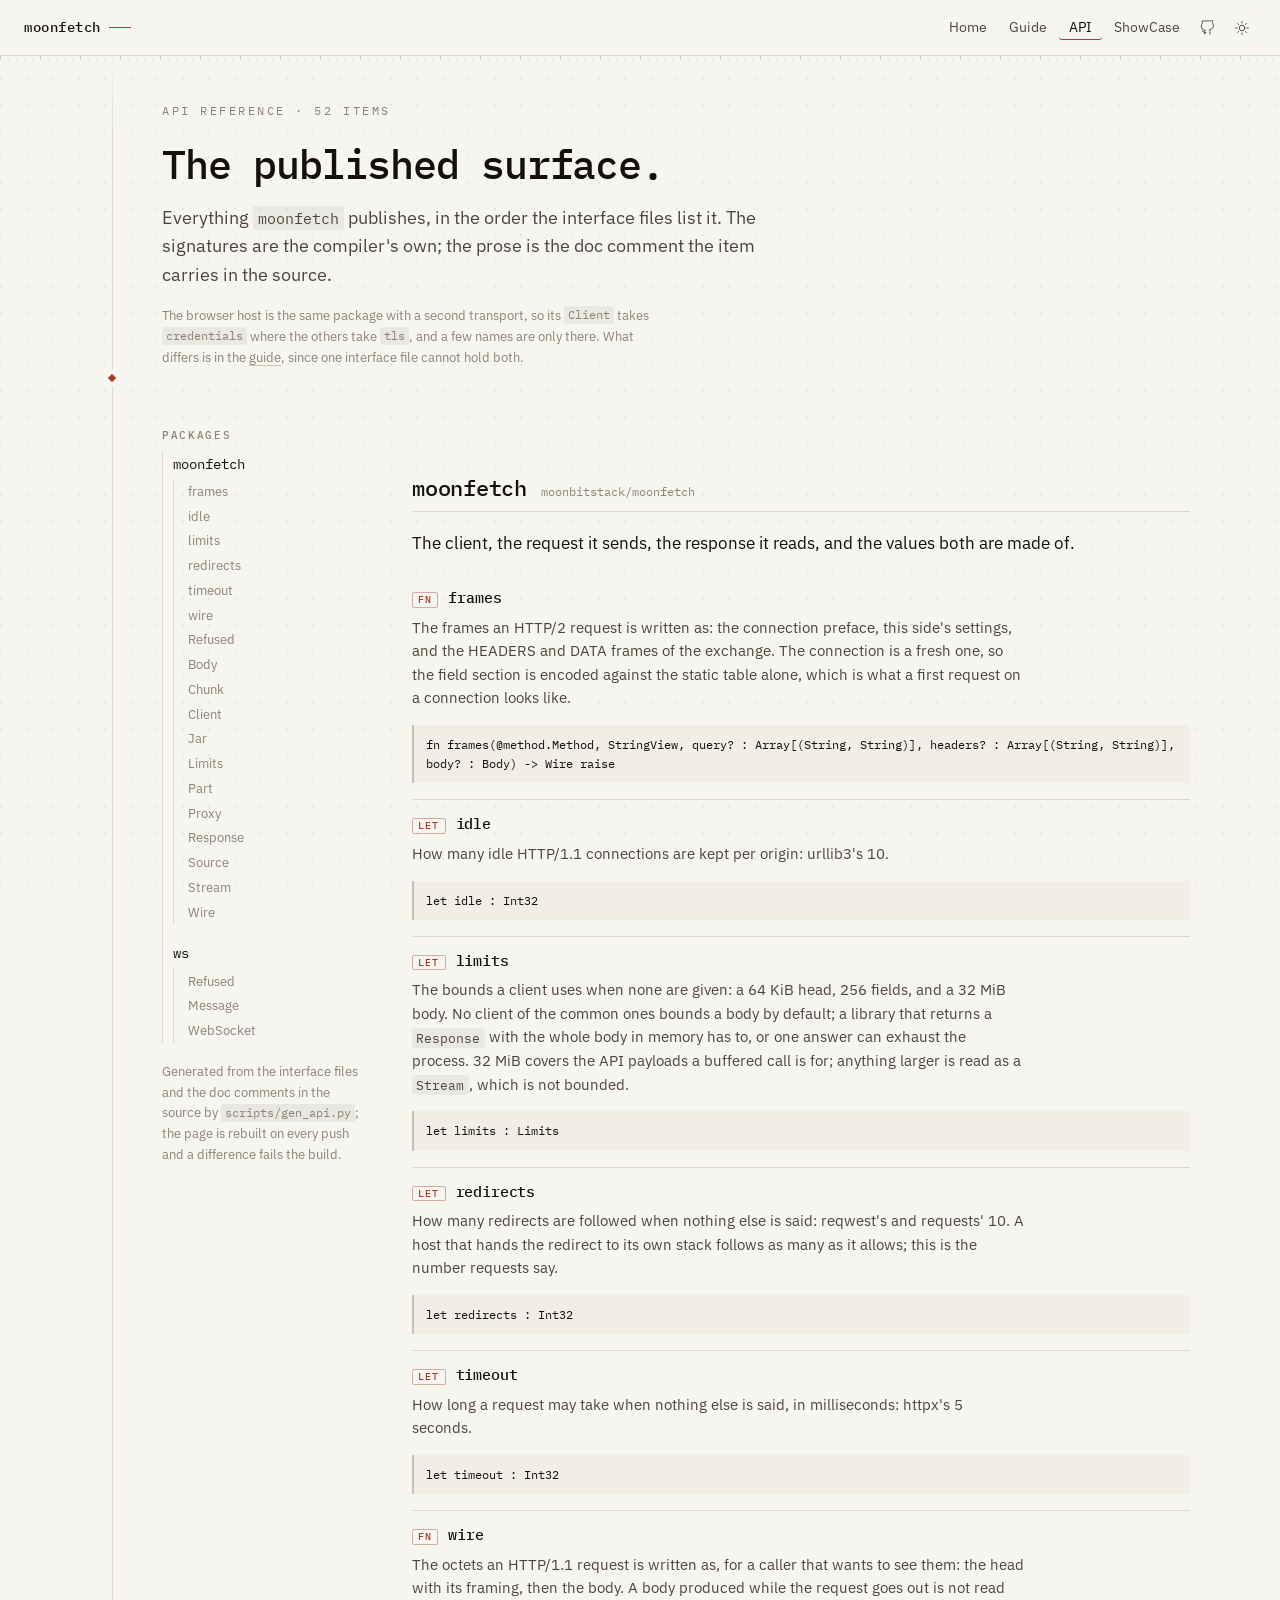
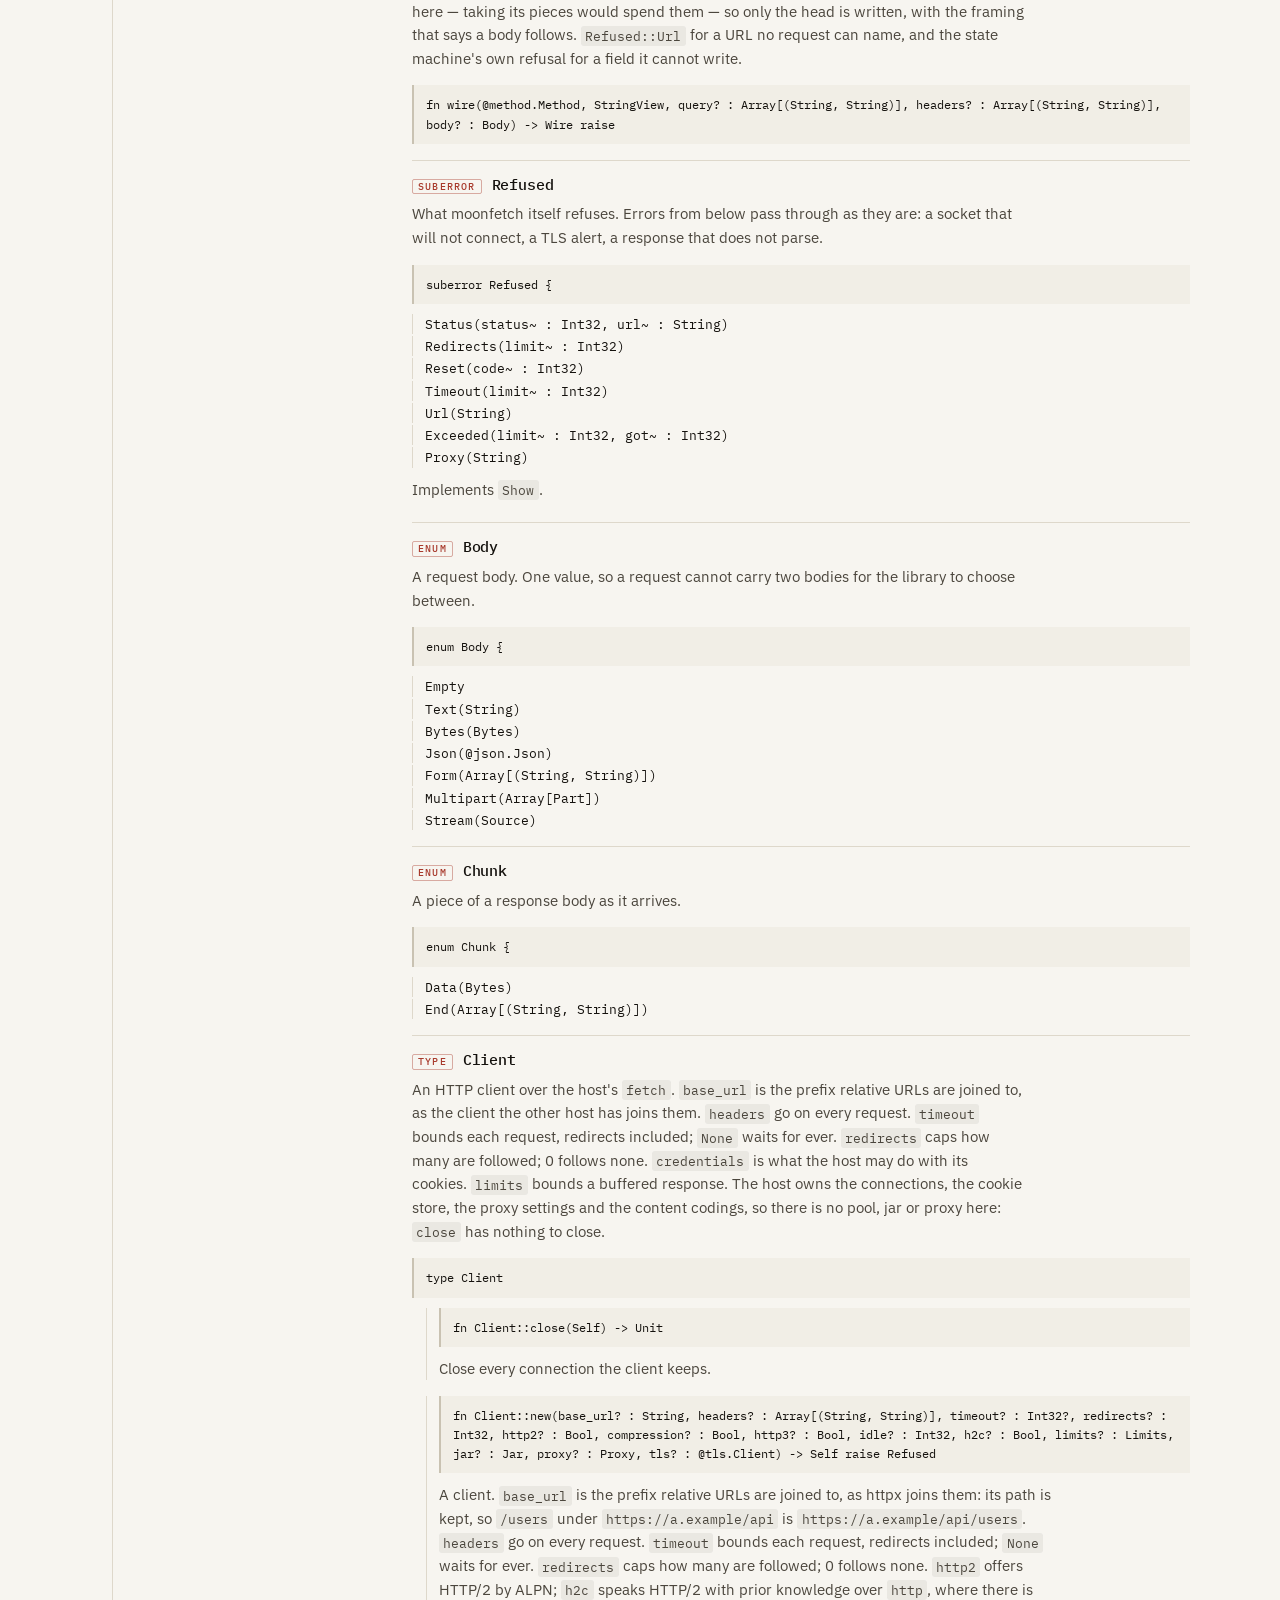
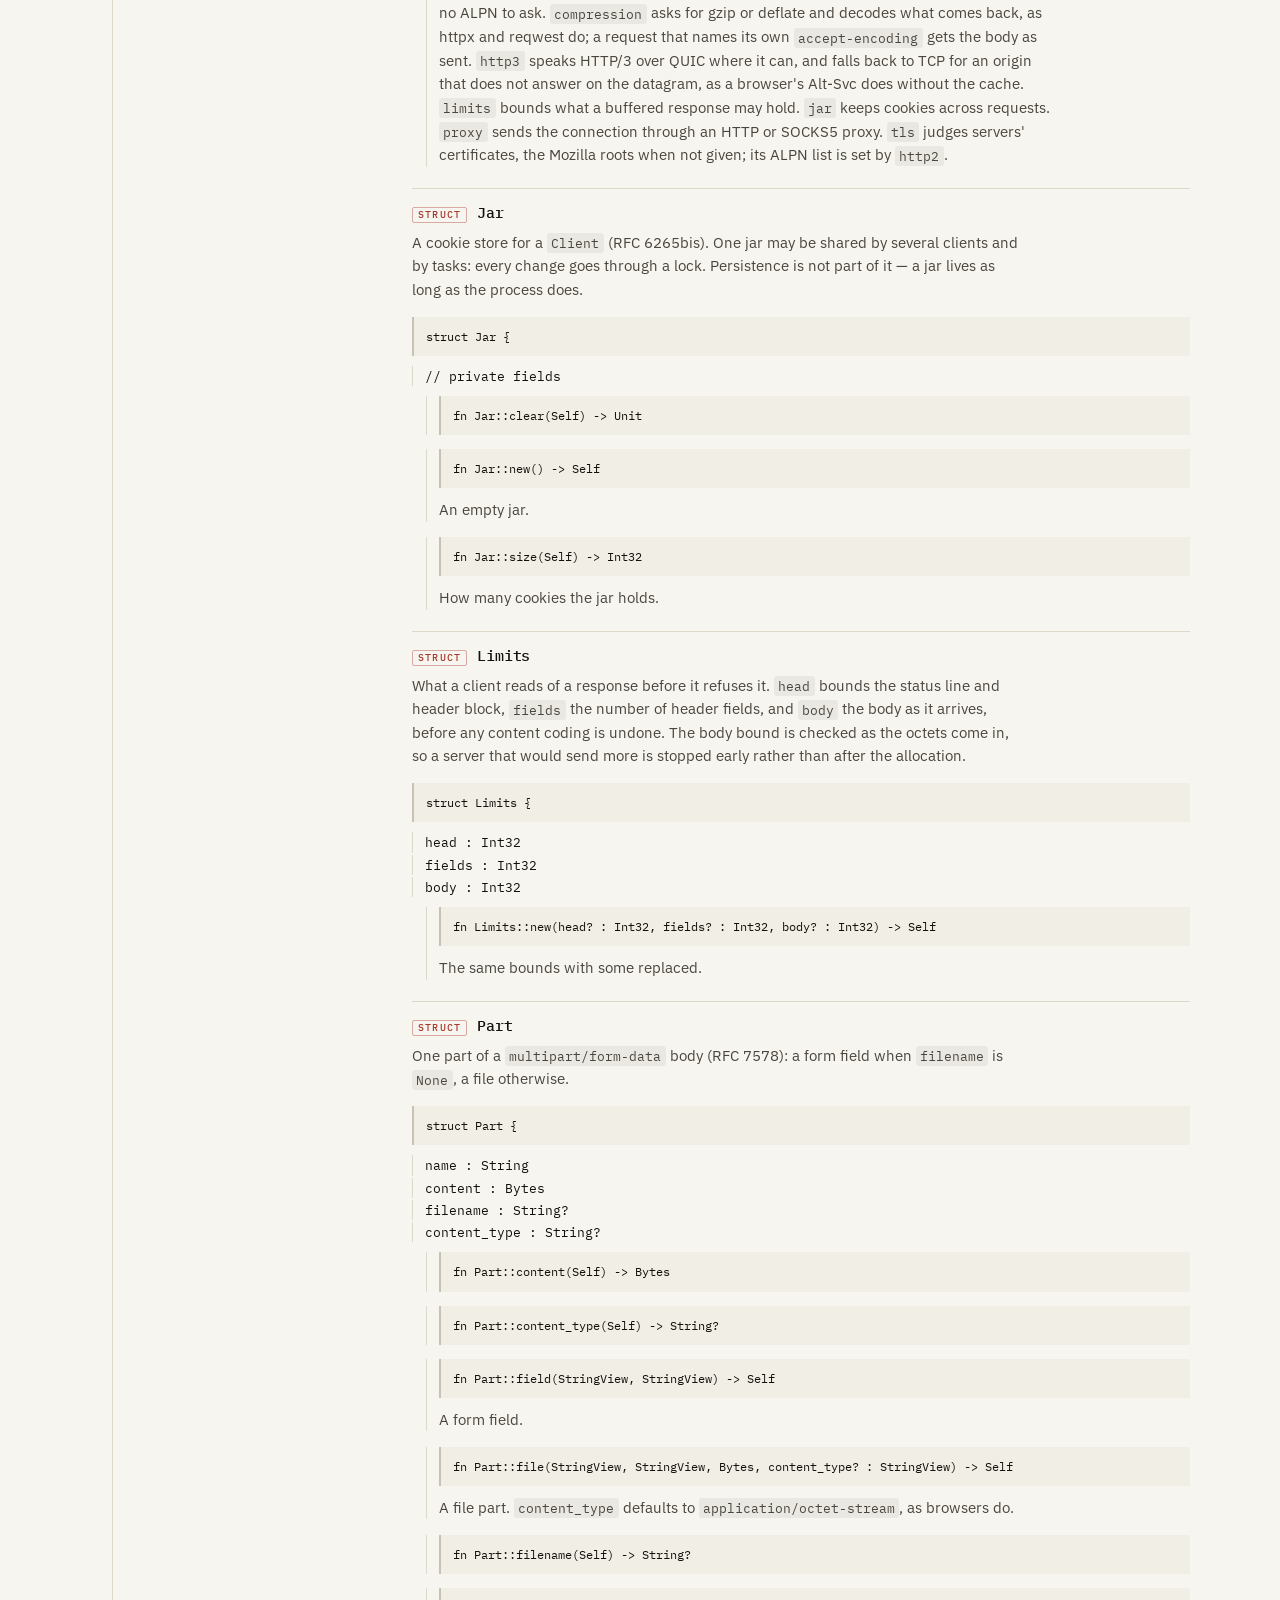
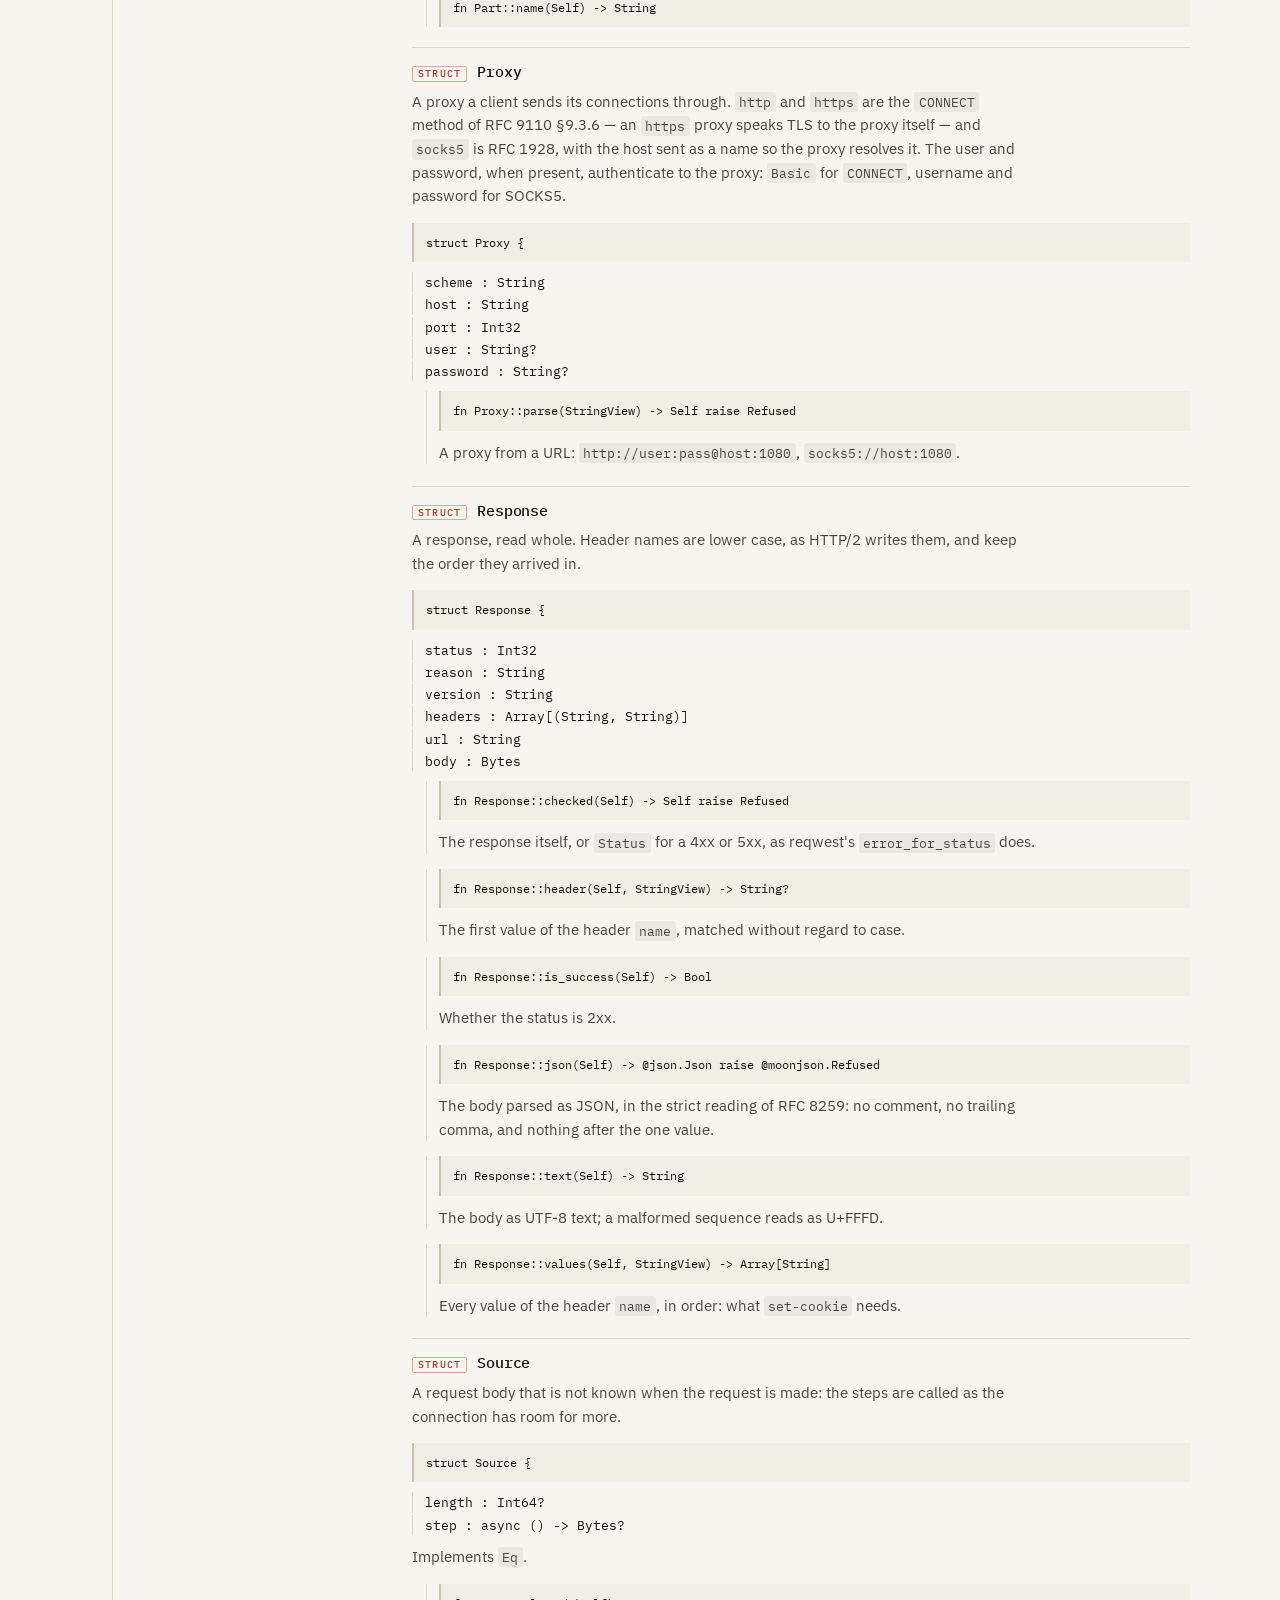
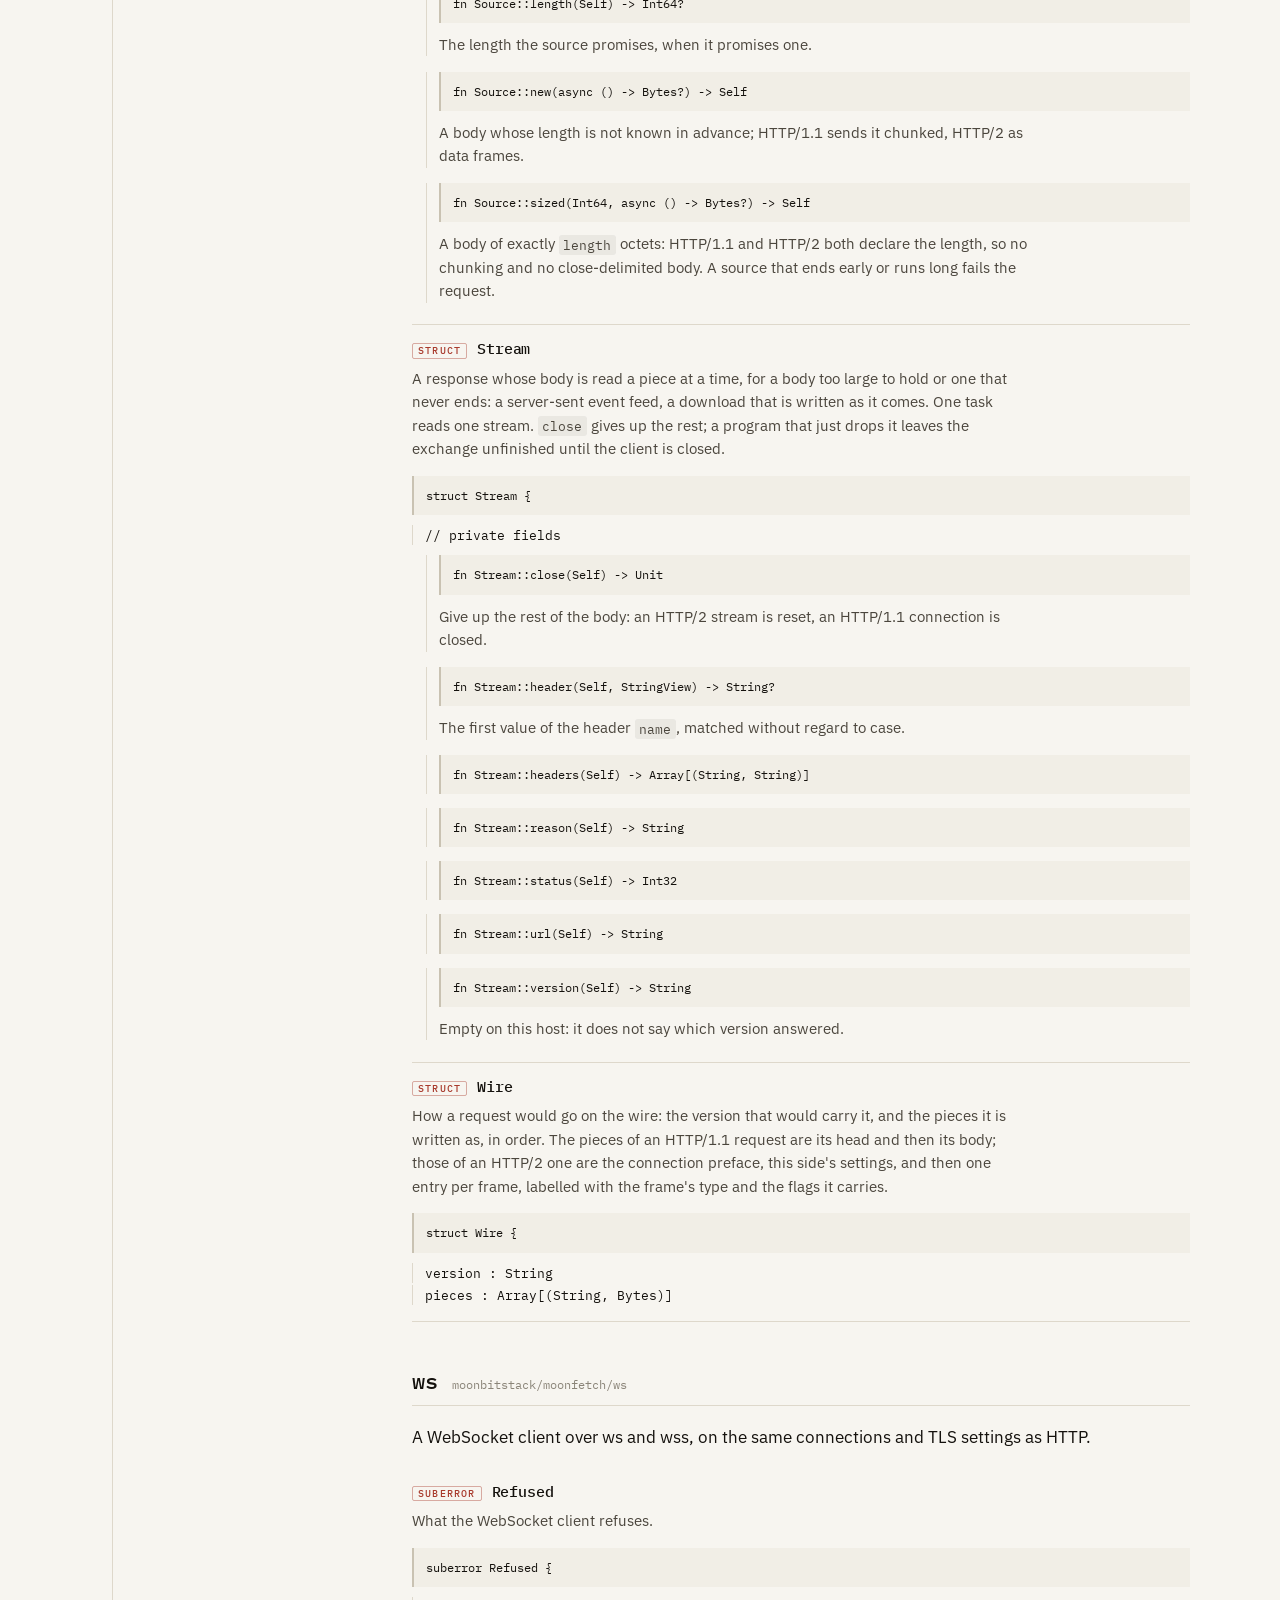
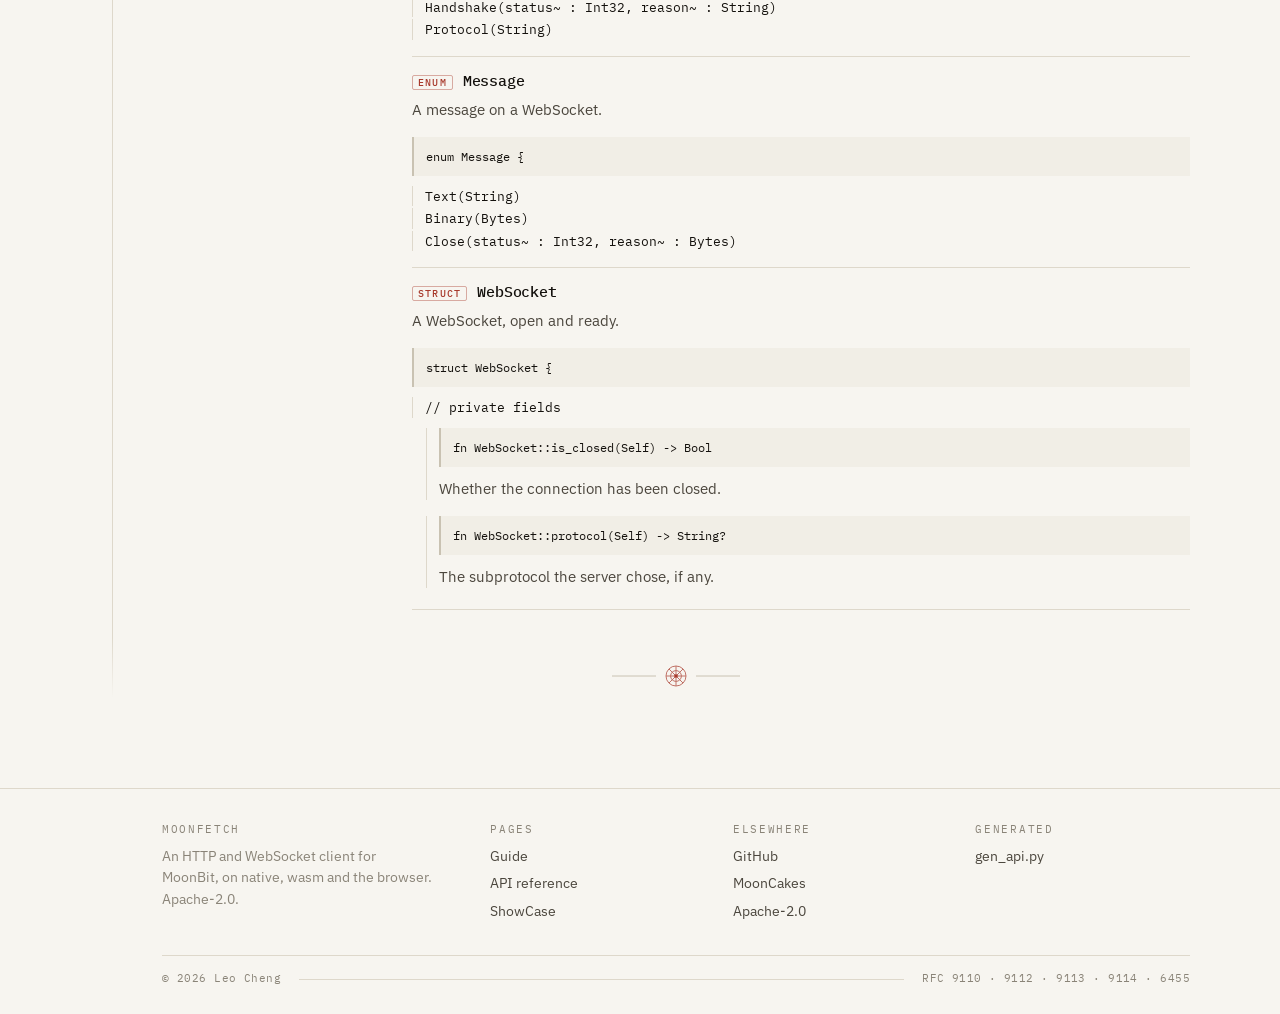
<file: docs/api.html>
<!doctype html>
<html lang="en">
  <head>
    <meta charset="utf-8" />
    <meta name="viewport" content="width=device-width, initial-scale=1" />
    <meta name="color-scheme" content="light dark" />
    <!-- Before the stylesheet: the sheet is painted in the reader's theme, not corrected after. -->
    <script src="./assets/theme.js"></script>
    <title>API reference — moonfetch</title>
    <meta
      name="description"
      content="Every public type, function and method of moonfetch and moonfetch/ws, with the doc comments the source carries."
    />
    <link rel="icon" href="./favicon.svg" type="image/svg+xml" />
    <link rel="preconnect" href="https://fonts.googleapis.com" />
    <link rel="preconnect" href="https://fonts.gstatic.com" crossorigin />
    <link
      href="https://fonts.googleapis.com/css2?family=IBM+Plex+Mono:wght@400;500&family=IBM+Plex+Sans:wght@400;500;600&display=swap"
      rel="stylesheet"
    />
    <link rel="stylesheet" href="./assets/site.css" />
  </head>
  <body>
    <header class="bar">
      <a class="mark" href="./index.html">moonfetch</a>
      <nav>
        <a href="./index.html">Home</a>
        <a href="./guide.html">Guide</a>
        <a href="./api.html" class="on">API</a>
        <a href="./showcase.html">ShowCase</a>
        <a
          class="icon"
          href="https://github.com/moonbitstack/moonfetch"
          aria-label="Source on GitHub"
          title="Source on GitHub"
        >
          <svg viewBox="0 0 24 24" aria-hidden="true">
            <path
              d="M9 19c-4 1.5-4-2.5-5.5-3M15 21v-3.9a3.4 3.4 0 0 0-1-2.6c3-.3 6.1-1.5 6.1-6.8a5.3 5.3 0 0 0-1.5-3.7 4.9 4.9 0 0 0-.1-3.7s-1.2-.4-3.9 1.4a13.3 13.3 0 0 0-7.1 0C4.8.9 3.6 1.3 3.6 1.3a4.9 4.9 0 0 0-.1 3.7A5.3 5.3 0 0 0 2 8.7c0 5.2 3.1 6.4 6.1 6.8a3.4 3.4 0 0 0-1 2.6V21"
            />
          </svg>
        </a>
        <button class="icon" data-theme-toggle type="button" aria-label="Switch theme">
          <svg viewBox="0 0 24 24" aria-hidden="true">
            <circle cx="12" cy="12" r="4.2" />
            <path d="M12 2.4v2.2M12 19.4v2.2M2.4 12h2.2M19.4 12h2.2M5.2 5.2l1.6 1.6M17.2 17.2l1.6 1.6M18.8 5.2l-1.6 1.6M6.8 17.2l-1.6 1.6" />
          </svg>
        </button>
      </nav>
    </header>

    <main class="page">
      <header class="masthead">
        <p class="eyebrow">API reference · <span data-fill="items">52</span> items</p>
        <h1>The published surface.</h1>
        <p class="lede">
          Everything <code>moonfetch</code> publishes, in the order the interface files list it. The
          signatures are the compiler's own; the prose is the doc comment the item carries in the
          source.
        </p>
        <p class="note" style="margin-top: 16px">
          The browser host is the same package with a second transport, so its <code>Client</code>
          takes <code>credentials</code> where the others take <code>tls</code>, and a few names are
          only there. What differs is in the <a href="./guide.html#browser">guide</a>, since one
          interface file cannot hold both.
        </p>
      </header>

      <div class="api">
        <aside class="toc scroll">
          <h2>Packages</h2>
          <ol>
            <li><a href="#moonfetch-top">moonfetch</a><ol class="sub">
<li><a href="#moonfetch-frames">frames</a></li>
<li><a href="#moonfetch-idle">idle</a></li>
<li><a href="#moonfetch-limits">limits</a></li>
<li><a href="#moonfetch-redirects">redirects</a></li>
<li><a href="#moonfetch-timeout">timeout</a></li>
<li><a href="#moonfetch-wire">wire</a></li>
<li><a href="#moonfetch-refused">Refused</a></li>
<li><a href="#moonfetch-body">Body</a></li>
<li><a href="#moonfetch-chunk">Chunk</a></li>
<li><a href="#moonfetch-client">Client</a></li>
<li><a href="#moonfetch-jar">Jar</a></li>
<li><a href="#moonfetch-limits">Limits</a></li>
<li><a href="#moonfetch-part">Part</a></li>
<li><a href="#moonfetch-proxy">Proxy</a></li>
<li><a href="#moonfetch-response">Response</a></li>
<li><a href="#moonfetch-source">Source</a></li>
<li><a href="#moonfetch-stream">Stream</a></li>
<li><a href="#moonfetch-wire">Wire</a></li>
</ol></li>
<li><a href="#ws-top">ws</a><ol class="sub">
<li><a href="#ws-refused">Refused</a></li>
<li><a href="#ws-message">Message</a></li>
<li><a href="#ws-websocket">WebSocket</a></li>
</ol></li>
          </ol>
          <p class="note" style="margin-top: 18px">
            Generated from the interface files and the doc comments in the source by
            <code>scripts/gen_api.py</code>; the page is rebuilt on every push and a difference
            fails the build.
          </p>
        </aside>

        <div class="ref">
          <section class="band" id="moonfetch-top">
<div class="band-head"><h2>moonfetch</h2><span class="route">moonbitstack/moonfetch</span></div>
<p>The client, the request it sends, the response it reads, and the values both are made of.</p>
<div class="entry" id="moonfetch-frames">
<h3><span class="kind">fn</span>frames</h3>
<p>The frames an HTTP/2 request is written as: the connection preface, this side's settings, and
the HEADERS and DATA frames of the exchange.

The connection is a fresh one, so the field section is encoded against the static table alone,
which is what a first request on a connection looks like.</p><pre class="sig">fn frames(@method.Method, StringView, query? : Array[(String, String)], headers? : Array[(String, String)], body? : Body) -&gt; Wire raise</pre>
</div>
<div class="entry" id="moonfetch-idle">
<h3><span class="kind">let</span>idle</h3>
<p>How many idle HTTP/1.1 connections are kept per origin: urllib3's 10.</p><pre class="sig">let idle : Int32</pre>
</div>
<div class="entry" id="moonfetch-limits">
<h3><span class="kind">let</span>limits</h3>
<p>The bounds a client uses when none are given: a 64 KiB head, 256 fields, and a 32 MiB body.

No client of the common ones bounds a body by default; a library that returns a <code>Response</code>
with the whole body in memory has to, or one answer can exhaust the process. 32 MiB covers
the API payloads a buffered call is for; anything larger is read as a <code>Stream</code>, which is not
bounded.</p><pre class="sig">let limits : Limits</pre>
</div>
<div class="entry" id="moonfetch-redirects">
<h3><span class="kind">let</span>redirects</h3>
<p>How many redirects are followed when nothing else is said: reqwest's and requests' 10.

A host that hands the redirect to its own stack follows as many as it allows; this is the
number requests say.</p><pre class="sig">let redirects : Int32</pre>
</div>
<div class="entry" id="moonfetch-timeout">
<h3><span class="kind">let</span>timeout</h3>
<p>How long a request may take when nothing else is said, in milliseconds: httpx's 5 seconds.</p><pre class="sig">let timeout : Int32</pre>
</div>
<div class="entry" id="moonfetch-wire">
<h3><span class="kind">fn</span>wire</h3>
<p>The octets an HTTP/1.1 request is written as, for a caller that wants to see them: the head
with its framing, then the body.

A body produced while the request goes out is not read here — taking its pieces would spend
them — so only the head is written, with the framing that says a body follows.

<code>Refused::Url</code> for a URL no request can name, and the state machine's own refusal for a field
it cannot write.</p><pre class="sig">fn wire(@method.Method, StringView, query? : Array[(String, String)], headers? : Array[(String, String)], body? : Body) -&gt; Wire raise</pre>
</div>
<div class="entry" id="moonfetch-refused">
<h3><span class="kind">suberror</span>Refused</h3>
<p>What moonfetch itself refuses. Errors from below pass through as they are: a socket that
will not connect, a TLS alert, a response that does not parse.</p>
<pre class="sig">suberror Refused {</pre>
<ul class="variants"><li>Status(status~ : Int32, url~ : String)</li><li>Redirects(limit~ : Int32)</li><li>Reset(code~ : Int32)</li><li>Timeout(limit~ : Int32)</li><li>Url(String)</li><li>Exceeded(limit~ : Int32, got~ : Int32)</li><li>Proxy(String)</li></ul>
<p>Implements <code>Show</code>.</p>
</div>
<div class="entry" id="moonfetch-body">
<h3><span class="kind">enum</span>Body</h3>
<p>A request body. One value, so a request cannot carry two bodies for the library to choose
between.</p>
<pre class="sig">enum Body {</pre>
<ul class="variants"><li>Empty</li><li>Text(String)</li><li>Bytes(Bytes)</li><li>Json(@json.Json)</li><li>Form(Array[(String, String)])</li><li>Multipart(Array[Part])</li><li>Stream(Source)</li></ul>
</div>
<div class="entry" id="moonfetch-chunk">
<h3><span class="kind">enum</span>Chunk</h3>
<p>A piece of a response body as it arrives.</p>
<pre class="sig">enum Chunk {</pre>
<ul class="variants"><li>Data(Bytes)</li><li>End(Array[(String, String)])</li></ul>
</div>
<div class="entry" id="moonfetch-client">
<h3><span class="kind">type</span>Client</h3>
<p>An HTTP client over the host's <code>fetch</code>.

<code>base_url</code> is the prefix relative URLs are joined to, as the client the other host has joins
them. <code>headers</code> go on every request. <code>timeout</code> bounds each request, redirects included;
<code>None</code> waits for ever. <code>redirects</code> caps how many are followed; 0 follows none. <code>credentials</code>
is what the host may do with its cookies. <code>limits</code> bounds a buffered response.

The host owns the connections, the cookie store, the proxy settings and the content codings,
so there is no pool, jar or proxy here: <code>close</code> has nothing to close.</p>
<pre class="sig">type Client</pre>
<div class="member" id="moonfetch-client-close"><pre class="sig">fn Client::close(Self) -&gt; Unit</pre><p>Close every connection the client keeps.</p></div>
<div class="member" id="moonfetch-client-new"><pre class="sig">fn Client::new(base_url? : String, headers? : Array[(String, String)], timeout? : Int32?, redirects? : Int32, http2? : Bool, compression? : Bool, http3? : Bool, idle? : Int32, h2c? : Bool, limits? : Limits, jar? : Jar, proxy? : Proxy, tls? : @tls.Client) -&gt; Self raise Refused</pre><p>A client.

<code>base_url</code> is the prefix relative URLs are joined to, as httpx joins them: its path is kept,
so <code>/users</code> under <code>https://a.example/api</code> is <code>https://a.example/api/users</code>. <code>headers</code> go on
every request. <code>timeout</code> bounds each request, redirects included; <code>None</code> waits for ever.
<code>redirects</code> caps how many are followed; 0 follows none. <code>http2</code> offers HTTP/2 by ALPN;
<code>h2c</code> speaks HTTP/2 with prior knowledge over <code>http</code>, where there is no ALPN to ask.
<code>compression</code> asks for gzip or deflate and decodes what comes back, as httpx and reqwest do;
a request that names its own <code>accept-encoding</code> gets the body as sent.
<code>http3</code> speaks HTTP/3 over QUIC where it can, and falls back to TCP for an origin that does
not answer on the datagram, as a browser's Alt-Svc does without the cache.
<code>limits</code> bounds what a buffered response may hold. <code>jar</code> keeps cookies across requests.
<code>proxy</code> sends the connection through an HTTP or SOCKS5 proxy.
<code>tls</code> judges servers' certificates, the Mozilla roots when not given; its ALPN list is set
by <code>http2</code>.</p></div>
</div>
<div class="entry" id="moonfetch-jar">
<h3><span class="kind">struct</span>Jar</h3>
<p>A cookie store for a <code>Client</code> (RFC 6265bis).

One jar may be shared by several clients and by tasks: every change goes through a lock.
Persistence is not part of it — a jar lives as long as the process does.</p>
<pre class="sig">struct Jar {</pre>
<ul class="variants"><li>// private fields</li></ul>
<div class="member" id="moonfetch-jar-clear"><pre class="sig">fn Jar::clear(Self) -&gt; Unit</pre></div>
<div class="member" id="moonfetch-jar-new"><pre class="sig">fn Jar::new() -&gt; Self</pre><p>An empty jar.</p></div>
<div class="member" id="moonfetch-jar-size"><pre class="sig">fn Jar::size(Self) -&gt; Int32</pre><p>How many cookies the jar holds.</p></div>
</div>
<div class="entry" id="moonfetch-limits">
<h3><span class="kind">struct</span>Limits</h3>
<p>What a client reads of a response before it refuses it.

<code>head</code> bounds the status line and header block, <code>fields</code> the number of header fields, and
<code>body</code> the body as it arrives, before any content coding is undone. The body bound is
checked as the octets come in, so a server that would send more is stopped early rather
than after the allocation.</p>
<pre class="sig">struct Limits {</pre>
<ul class="variants"><li>head : Int32</li><li>fields : Int32</li><li>body : Int32</li></ul>
<div class="member" id="moonfetch-limits-new"><pre class="sig">fn Limits::new(head? : Int32, fields? : Int32, body? : Int32) -&gt; Self</pre><p>The same bounds with some replaced.</p></div>
</div>
<div class="entry" id="moonfetch-part">
<h3><span class="kind">struct</span>Part</h3>
<p>One part of a <code>multipart/form-data</code> body (RFC 7578): a form field when <code>filename</code> is <code>None</code>,
a file otherwise.</p>
<pre class="sig">struct Part {</pre>
<ul class="variants"><li>name : String</li><li>content : Bytes</li><li>filename : String?</li><li>content_type : String?</li></ul>
<div class="member" id="moonfetch-part-content"><pre class="sig">fn Part::content(Self) -&gt; Bytes</pre></div>
<div class="member" id="moonfetch-part-content-type"><pre class="sig">fn Part::content_type(Self) -&gt; String?</pre></div>
<div class="member" id="moonfetch-part-field"><pre class="sig">fn Part::field(StringView, StringView) -&gt; Self</pre><p>A form field.</p></div>
<div class="member" id="moonfetch-part-file"><pre class="sig">fn Part::file(StringView, StringView, Bytes, content_type? : StringView) -&gt; Self</pre><p>A file part. <code>content_type</code> defaults to <code>application/octet-stream</code>, as browsers do.</p></div>
<div class="member" id="moonfetch-part-filename"><pre class="sig">fn Part::filename(Self) -&gt; String?</pre></div>
<div class="member" id="moonfetch-part-name"><pre class="sig">fn Part::name(Self) -&gt; String</pre></div>
</div>
<div class="entry" id="moonfetch-proxy">
<h3><span class="kind">struct</span>Proxy</h3>
<p>A proxy a client sends its connections through.

<code>http</code> and <code>https</code> are the <code>CONNECT</code> method of RFC 9110 §9.3.6 — an <code>https</code> proxy speaks TLS
to the proxy itself — and <code>socks5</code> is RFC 1928, with the host sent as a name so the proxy
resolves it. The user and password, when present, authenticate to the proxy: <code>Basic</code> for
<code>CONNECT</code>, username and password for SOCKS5.</p>
<pre class="sig">struct Proxy {</pre>
<ul class="variants"><li>scheme : String</li><li>host : String</li><li>port : Int32</li><li>user : String?</li><li>password : String?</li></ul>
<div class="member" id="moonfetch-proxy-parse"><pre class="sig">fn Proxy::parse(StringView) -&gt; Self raise Refused</pre><p>A proxy from a URL: <code>http://user:pass@host:1080</code>, <code>socks5://host:1080</code>.</p></div>
</div>
<div class="entry" id="moonfetch-response">
<h3><span class="kind">struct</span>Response</h3>
<p>A response, read whole. Header names are lower case, as HTTP/2 writes them, and keep the
order they arrived in.</p>
<pre class="sig">struct Response {</pre>
<ul class="variants"><li>status : Int32</li><li>reason : String</li><li>version : String</li><li>headers : Array[(String, String)]</li><li>url : String</li><li>body : Bytes</li></ul>
<div class="member" id="moonfetch-response-checked"><pre class="sig">fn Response::checked(Self) -&gt; Self raise Refused</pre><p>The response itself, or <code>Status</code> for a 4xx or 5xx, as reqwest's <code>error_for_status</code> does.</p></div>
<div class="member" id="moonfetch-response-header"><pre class="sig">fn Response::header(Self, StringView) -&gt; String?</pre><p>The first value of the header <code>name</code>, matched without regard to case.</p></div>
<div class="member" id="moonfetch-response-is-success"><pre class="sig">fn Response::is_success(Self) -&gt; Bool</pre><p>Whether the status is 2xx.</p></div>
<div class="member" id="moonfetch-response-json"><pre class="sig">fn Response::json(Self) -&gt; @json.Json raise @moonjson.Refused</pre><p>The body parsed as JSON, in the strict reading of RFC 8259: no comment, no trailing comma,
and nothing after the one value.</p></div>
<div class="member" id="moonfetch-response-text"><pre class="sig">fn Response::text(Self) -&gt; String</pre><p>The body as UTF-8 text; a malformed sequence reads as U+FFFD.</p></div>
<div class="member" id="moonfetch-response-values"><pre class="sig">fn Response::values(Self, StringView) -&gt; Array[String]</pre><p>Every value of the header <code>name</code>, in order: what <code>set-cookie</code> needs.</p></div>
</div>
<div class="entry" id="moonfetch-source">
<h3><span class="kind">struct</span>Source</h3>
<p>A request body that is not known when the request is made: the steps are called as the
connection has room for more.</p>
<pre class="sig">struct Source {</pre>
<ul class="variants"><li>length : Int64?</li><li>step : async () -&gt; Bytes?</li></ul>
<p>Implements <code>Eq</code>.</p>
<div class="member" id="moonfetch-source-length"><pre class="sig">fn Source::length(Self) -&gt; Int64?</pre><p>The length the source promises, when it promises one.</p></div>
<div class="member" id="moonfetch-source-new"><pre class="sig">fn Source::new(async () -&gt; Bytes?) -&gt; Self</pre><p>A body whose length is not known in advance; HTTP/1.1 sends it chunked, HTTP/2 as data
frames.</p></div>
<div class="member" id="moonfetch-source-sized"><pre class="sig">fn Source::sized(Int64, async () -&gt; Bytes?) -&gt; Self</pre><p>A body of exactly <code>length</code> octets: HTTP/1.1 and HTTP/2 both declare the length, so no
chunking and no close-delimited body. A source that ends early or runs long fails the
request.</p></div>
</div>
<div class="entry" id="moonfetch-stream">
<h3><span class="kind">struct</span>Stream</h3>
<p>A response whose body is read a piece at a time, for a body too large to hold or one that
never ends: a server-sent event feed, a download that is written as it comes.

One task reads one stream. <code>close</code> gives up the rest; a program that just drops it leaves
the exchange unfinished until the client is closed.</p>
<pre class="sig">struct Stream {</pre>
<ul class="variants"><li>// private fields</li></ul>
<div class="member" id="moonfetch-stream-close"><pre class="sig">fn Stream::close(Self) -&gt; Unit</pre><p>Give up the rest of the body: an HTTP/2 stream is reset, an HTTP/1.1 connection is closed.</p></div>
<div class="member" id="moonfetch-stream-header"><pre class="sig">fn Stream::header(Self, StringView) -&gt; String?</pre><p>The first value of the header <code>name</code>, matched without regard to case.</p></div>
<div class="member" id="moonfetch-stream-headers"><pre class="sig">fn Stream::headers(Self) -&gt; Array[(String, String)]</pre></div>
<div class="member" id="moonfetch-stream-reason"><pre class="sig">fn Stream::reason(Self) -&gt; String</pre></div>
<div class="member" id="moonfetch-stream-status"><pre class="sig">fn Stream::status(Self) -&gt; Int32</pre></div>
<div class="member" id="moonfetch-stream-url"><pre class="sig">fn Stream::url(Self) -&gt; String</pre></div>
<div class="member" id="moonfetch-stream-version"><pre class="sig">fn Stream::version(Self) -&gt; String</pre><p>Empty on this host: it does not say which version answered.</p></div>
</div>
<div class="entry" id="moonfetch-wire">
<h3><span class="kind">struct</span>Wire</h3>
<p>How a request would go on the wire: the version that would carry it, and the pieces it is
written as, in order.

The pieces of an HTTP/1.1 request are its head and then its body; those of an HTTP/2 one are
the connection preface, this side's settings, and then one entry per frame, labelled with the
frame's type and the flags it carries.</p>
<pre class="sig">struct Wire {</pre>
<ul class="variants"><li>version : String</li><li>pieces : Array[(String, Bytes)]</li></ul>
</div>
</section>
<section class="band" id="ws-top">
<div class="band-head"><h2>ws</h2><span class="route">moonbitstack/moonfetch/ws</span></div>
<p>A WebSocket client over ws and wss, on the same connections and TLS settings as HTTP.</p>
<div class="entry" id="ws-refused">
<h3><span class="kind">suberror</span>Refused</h3>
<p>What the WebSocket client refuses.</p>
<pre class="sig">suberror Refused {</pre>
<ul class="variants"><li>Handshake(status~ : Int32, reason~ : String)</li><li>Protocol(String)</li></ul>
</div>
<div class="entry" id="ws-message">
<h3><span class="kind">enum</span>Message</h3>
<p>A message on a WebSocket.</p>
<pre class="sig">enum Message {</pre>
<ul class="variants"><li>Text(String)</li><li>Binary(Bytes)</li><li>Close(status~ : Int32, reason~ : Bytes)</li></ul>
</div>
<div class="entry" id="ws-websocket">
<h3><span class="kind">struct</span>WebSocket</h3>
<p>A WebSocket, open and ready.</p>
<pre class="sig">struct WebSocket {</pre>
<ul class="variants"><li>// private fields</li></ul>
<div class="member" id="ws-websocket-is-closed"><pre class="sig">fn WebSocket::is_closed(Self) -&gt; Bool</pre><p>Whether the connection has been closed.</p></div>
<div class="member" id="ws-websocket-protocol"><pre class="sig">fn WebSocket::protocol(Self) -&gt; String?</pre><p>The subprotocol the server chose, if any.</p></div>
</div>
</section>
        </div>
      </div>

      <div class="endmark" aria-hidden="true">
        <svg viewBox="0 0 128 24">
          <path d="M0 12h44M84 12h44" />
          <g class="knot">
            <circle cx="64" cy="12" r="10" />
            <circle cx="64" cy="12" r="5.4" />
            <path d="M64 2v20M54 12h20M57 5l14 14M71 5L57 19" />
          </g>
          <circle cx="64" cy="12" r="1.8" class="core" />
        </svg>
      </div>
    </main>

    <footer>
      <div class="page">
        <div class="cols">
          <div>
            <h4>moonfetch</h4>
            <p class="about">
              An HTTP and WebSocket client for MoonBit, on native, wasm and the browser.
              Apache-2.0.
            </p>
          </div>
          <div>
            <h4>Pages</h4>
            <ul>
              <li><a href="./guide.html">Guide</a></li>
              <li><a href="./api.html">API reference</a></li>
              <li><a href="./showcase.html">ShowCase</a></li>
            </ul>
          </div>
          <div>
            <h4>Elsewhere</h4>
            <ul>
              <li><a href="https://github.com/moonbitstack/moonfetch">GitHub</a></li>
              <li><a href="https://mooncakes.io/docs/moonbitstack/moonfetch">MoonCakes</a></li>
              <li>
                <a href="https://github.com/moonbitstack/moonfetch/blob/master/LICENSE"
                  >Apache-2.0</a
                >
              </li>
            </ul>
          </div>
          <div>
            <h4>Generated</h4>
            <ul>
              <li><a href="https://github.com/moonbitstack/moonfetch/blob/master/scripts/gen_api.py">gen_api.py</a></li>
            </ul>
          </div>
        </div>
        <div class="meta">
          <span>© 2026 Leo Cheng</span>
          <span class="tick"></span>
          <span>RFC 9110 · 9112 · 9113 · 9114 · 6455</span>
        </div>
      </div>
    </footer>

    <script src="./assets/site.js"></script>
    <script src="./assets/code.js"></script>
  </body>
</html>
</file>
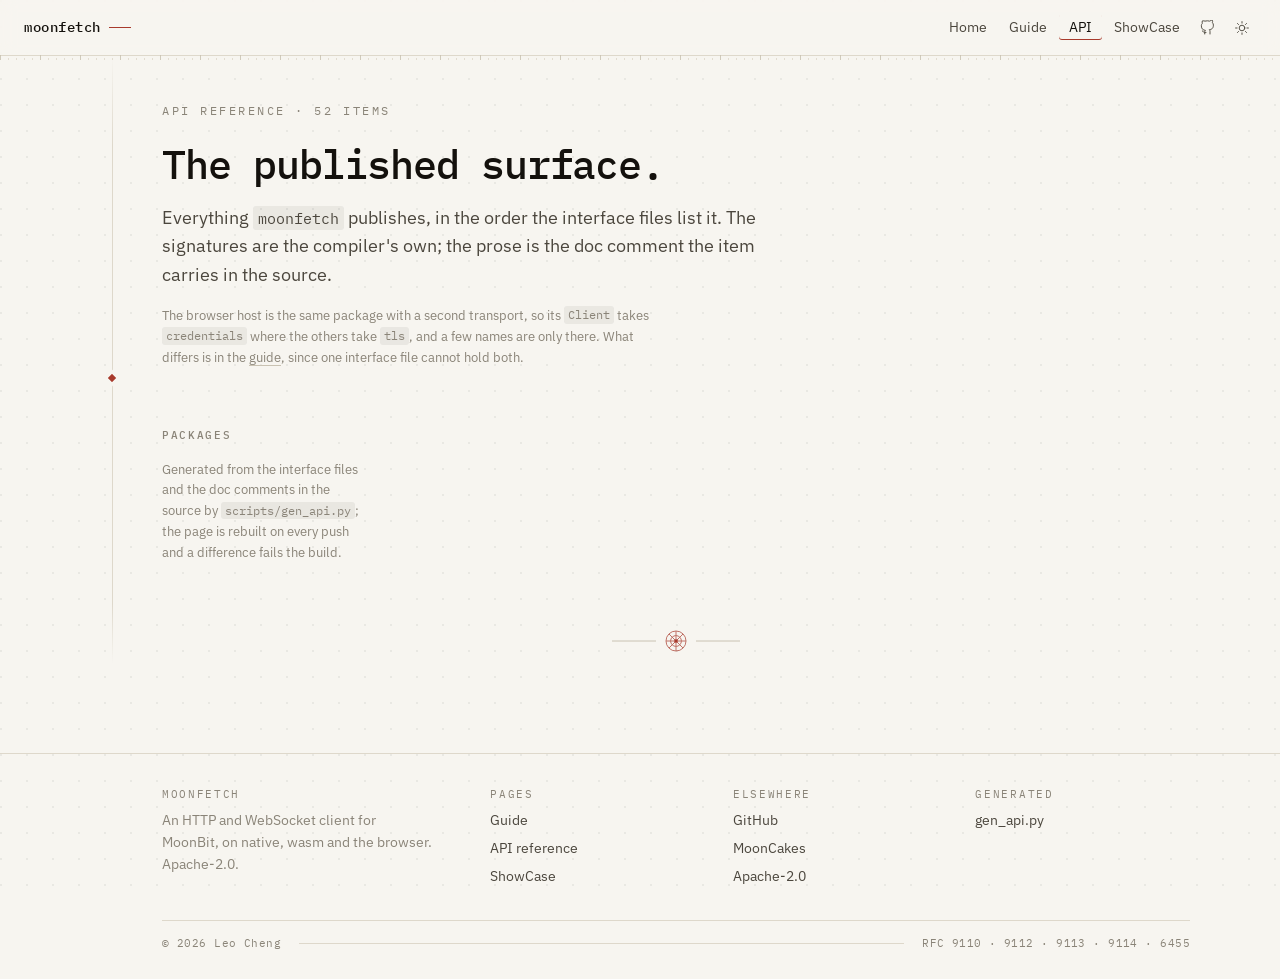
<file: docs/api.template.html>
<!doctype html>
<html lang="en">
  <head>
    <meta charset="utf-8" />
    <meta name="viewport" content="width=device-width, initial-scale=1" />
    <meta name="color-scheme" content="light dark" />
    <!-- Before the stylesheet: the sheet is painted in the reader's theme, not corrected after. -->
    <script src="./assets/theme.js"></script>
    <title>API reference — moonfetch</title>
    <meta
      name="description"
      content="Every public type, function and method of moonfetch and moonfetch/ws, with the doc comments the source carries."
    />
    <link rel="icon" href="./favicon.svg" type="image/svg+xml" />
    <link rel="preconnect" href="https://fonts.googleapis.com" />
    <link rel="preconnect" href="https://fonts.gstatic.com" crossorigin />
    <link
      href="https://fonts.googleapis.com/css2?family=IBM+Plex+Mono:wght@400;500&family=IBM+Plex+Sans:wght@400;500;600&display=swap"
      rel="stylesheet"
    />
    <link rel="stylesheet" href="./assets/site.css" />
  </head>
  <body>
    <header class="bar">
      <a class="mark" href="./index.html">moonfetch</a>
      <nav>
        <a href="./index.html">Home</a>
        <a href="./guide.html">Guide</a>
        <a href="./api.html" class="on">API</a>
        <a href="./showcase.html">ShowCase</a>
        <a
          class="icon"
          href="https://github.com/moonbitstack/moonfetch"
          aria-label="Source on GitHub"
          title="Source on GitHub"
        >
          <svg viewBox="0 0 24 24" aria-hidden="true">
            <path
              d="M9 19c-4 1.5-4-2.5-5.5-3M15 21v-3.9a3.4 3.4 0 0 0-1-2.6c3-.3 6.1-1.5 6.1-6.8a5.3 5.3 0 0 0-1.5-3.7 4.9 4.9 0 0 0-.1-3.7s-1.2-.4-3.9 1.4a13.3 13.3 0 0 0-7.1 0C4.8.9 3.6 1.3 3.6 1.3a4.9 4.9 0 0 0-.1 3.7A5.3 5.3 0 0 0 2 8.7c0 5.2 3.1 6.4 6.1 6.8a3.4 3.4 0 0 0-1 2.6V21"
            />
          </svg>
        </a>
        <button class="icon" data-theme-toggle type="button" aria-label="Switch theme">
          <svg viewBox="0 0 24 24" aria-hidden="true">
            <circle cx="12" cy="12" r="4.2" />
            <path d="M12 2.4v2.2M12 19.4v2.2M2.4 12h2.2M19.4 12h2.2M5.2 5.2l1.6 1.6M17.2 17.2l1.6 1.6M18.8 5.2l-1.6 1.6M6.8 17.2l-1.6 1.6" />
          </svg>
        </button>
      </nav>
    </header>

    <main class="page">
      <header class="masthead">
        <p class="eyebrow">API reference · <span data-fill="items">52</span> items</p>
        <h1>The published surface.</h1>
        <p class="lede">
          Everything <code>moonfetch</code> publishes, in the order the interface files list it. The
          signatures are the compiler's own; the prose is the doc comment the item carries in the
          source.
        </p>
        <p class="note" style="margin-top: 16px">
          The browser host is the same package with a second transport, so its <code>Client</code>
          takes <code>credentials</code> where the others take <code>tls</code>, and a few names are
          only there. What differs is in the <a href="./guide.html#browser">guide</a>, since one
          interface file cannot hold both.
        </p>
      </header>

      <div class="api">
        <aside class="toc scroll">
          <h2>Packages</h2>
          <ol>
            <!-- nav -->
          </ol>
          <p class="note" style="margin-top: 18px">
            Generated from the interface files and the doc comments in the source by
            <code>scripts/gen_api.py</code>; the page is rebuilt on every push and a difference
            fails the build.
          </p>
        </aside>

        <div class="ref">
          <!-- body -->
        </div>
      </div>

      <div class="endmark" aria-hidden="true">
        <svg viewBox="0 0 128 24">
          <path d="M0 12h44M84 12h44" />
          <g class="knot">
            <circle cx="64" cy="12" r="10" />
            <circle cx="64" cy="12" r="5.4" />
            <path d="M64 2v20M54 12h20M57 5l14 14M71 5L57 19" />
          </g>
          <circle cx="64" cy="12" r="1.8" class="core" />
        </svg>
      </div>
    </main>

    <footer>
      <div class="page">
        <div class="cols">
          <div>
            <h4>moonfetch</h4>
            <p class="about">
              An HTTP and WebSocket client for MoonBit, on native, wasm and the browser.
              Apache-2.0.
            </p>
          </div>
          <div>
            <h4>Pages</h4>
            <ul>
              <li><a href="./guide.html">Guide</a></li>
              <li><a href="./api.html">API reference</a></li>
              <li><a href="./showcase.html">ShowCase</a></li>
            </ul>
          </div>
          <div>
            <h4>Elsewhere</h4>
            <ul>
              <li><a href="https://github.com/moonbitstack/moonfetch">GitHub</a></li>
              <li><a href="https://mooncakes.io/docs/moonbitstack/moonfetch">MoonCakes</a></li>
              <li>
                <a href="https://github.com/moonbitstack/moonfetch/blob/master/LICENSE"
                  >Apache-2.0</a
                >
              </li>
            </ul>
          </div>
          <div>
            <h4>Generated</h4>
            <ul>
              <li><a href="https://github.com/moonbitstack/moonfetch/blob/master/scripts/gen_api.py">gen_api.py</a></li>
            </ul>
          </div>
        </div>
        <div class="meta">
          <span>© 2026 Leo Cheng</span>
          <span class="tick"></span>
          <span>RFC 9110 · 9112 · 9113 · 9114 · 6455</span>
        </div>
      </div>
    </footer>

    <script src="./assets/site.js"></script>
    <script src="./assets/code.js"></script>
  </body>
</html>
</file>
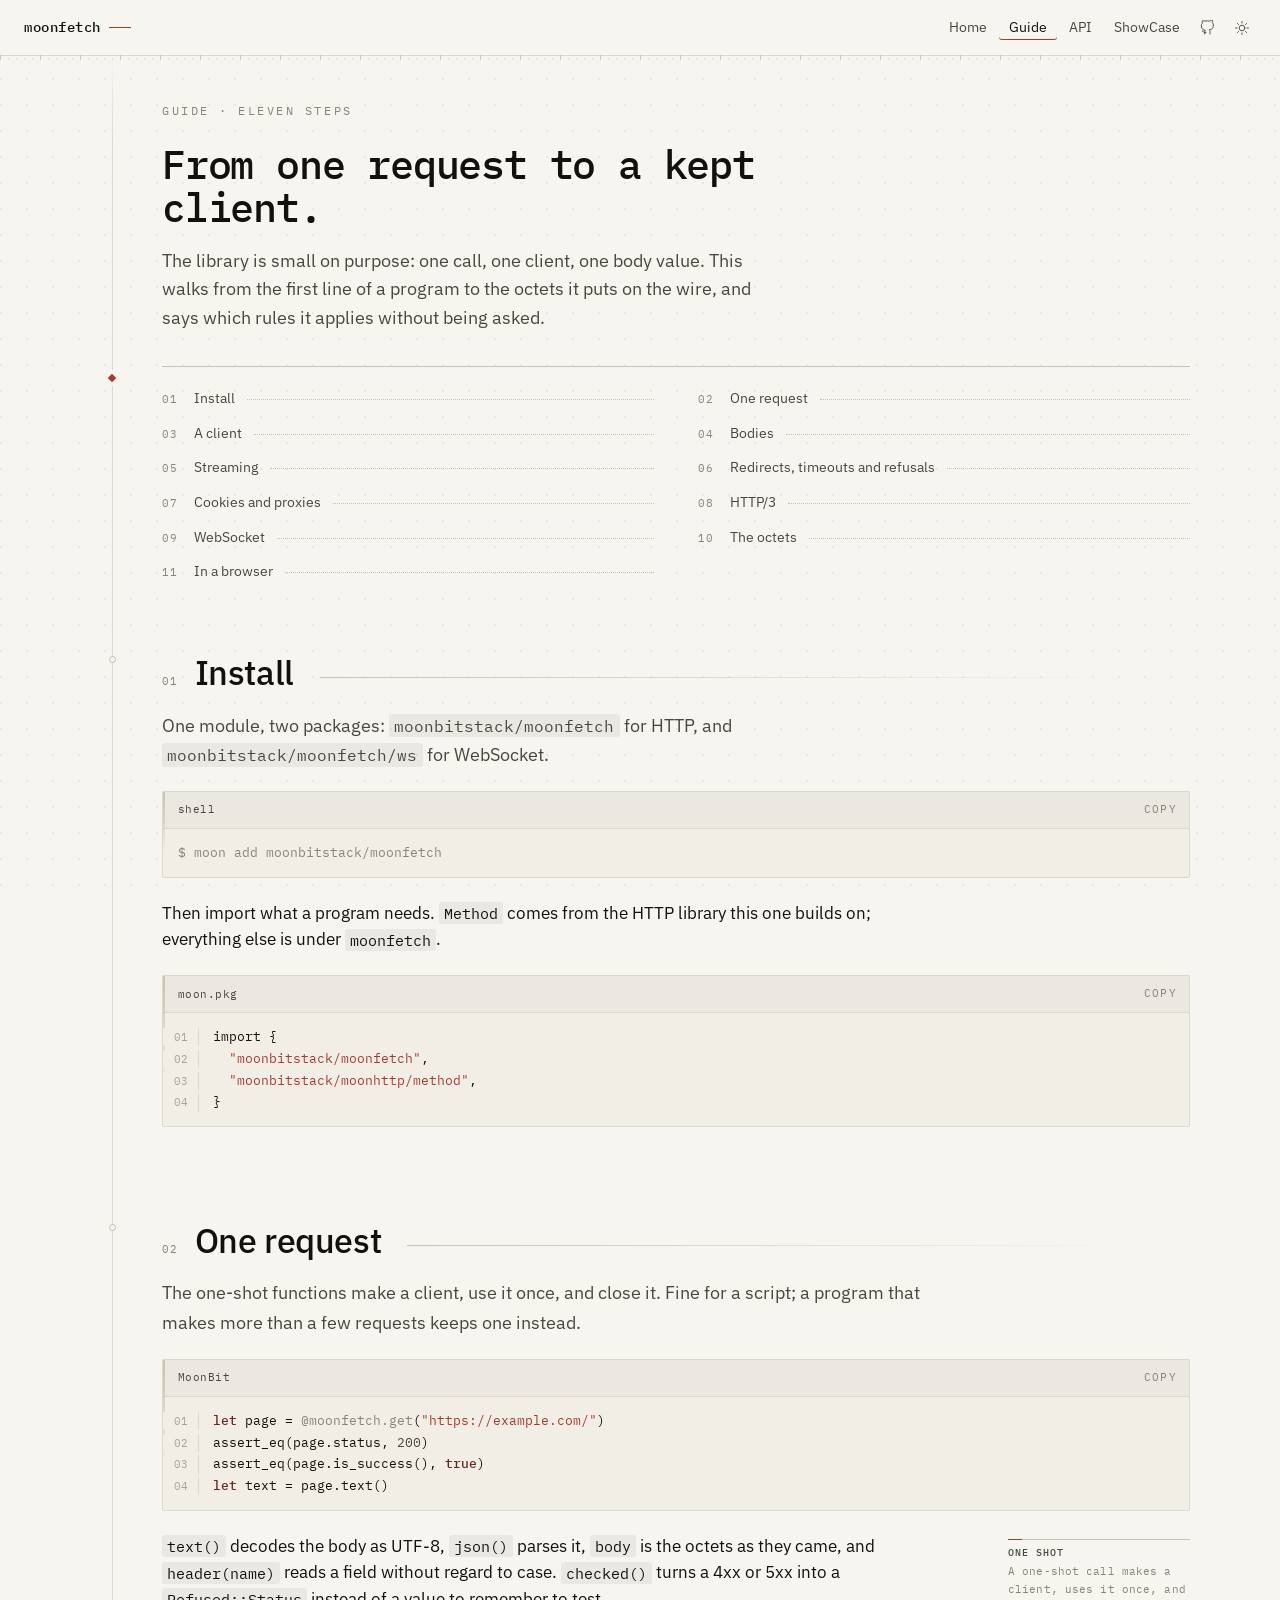
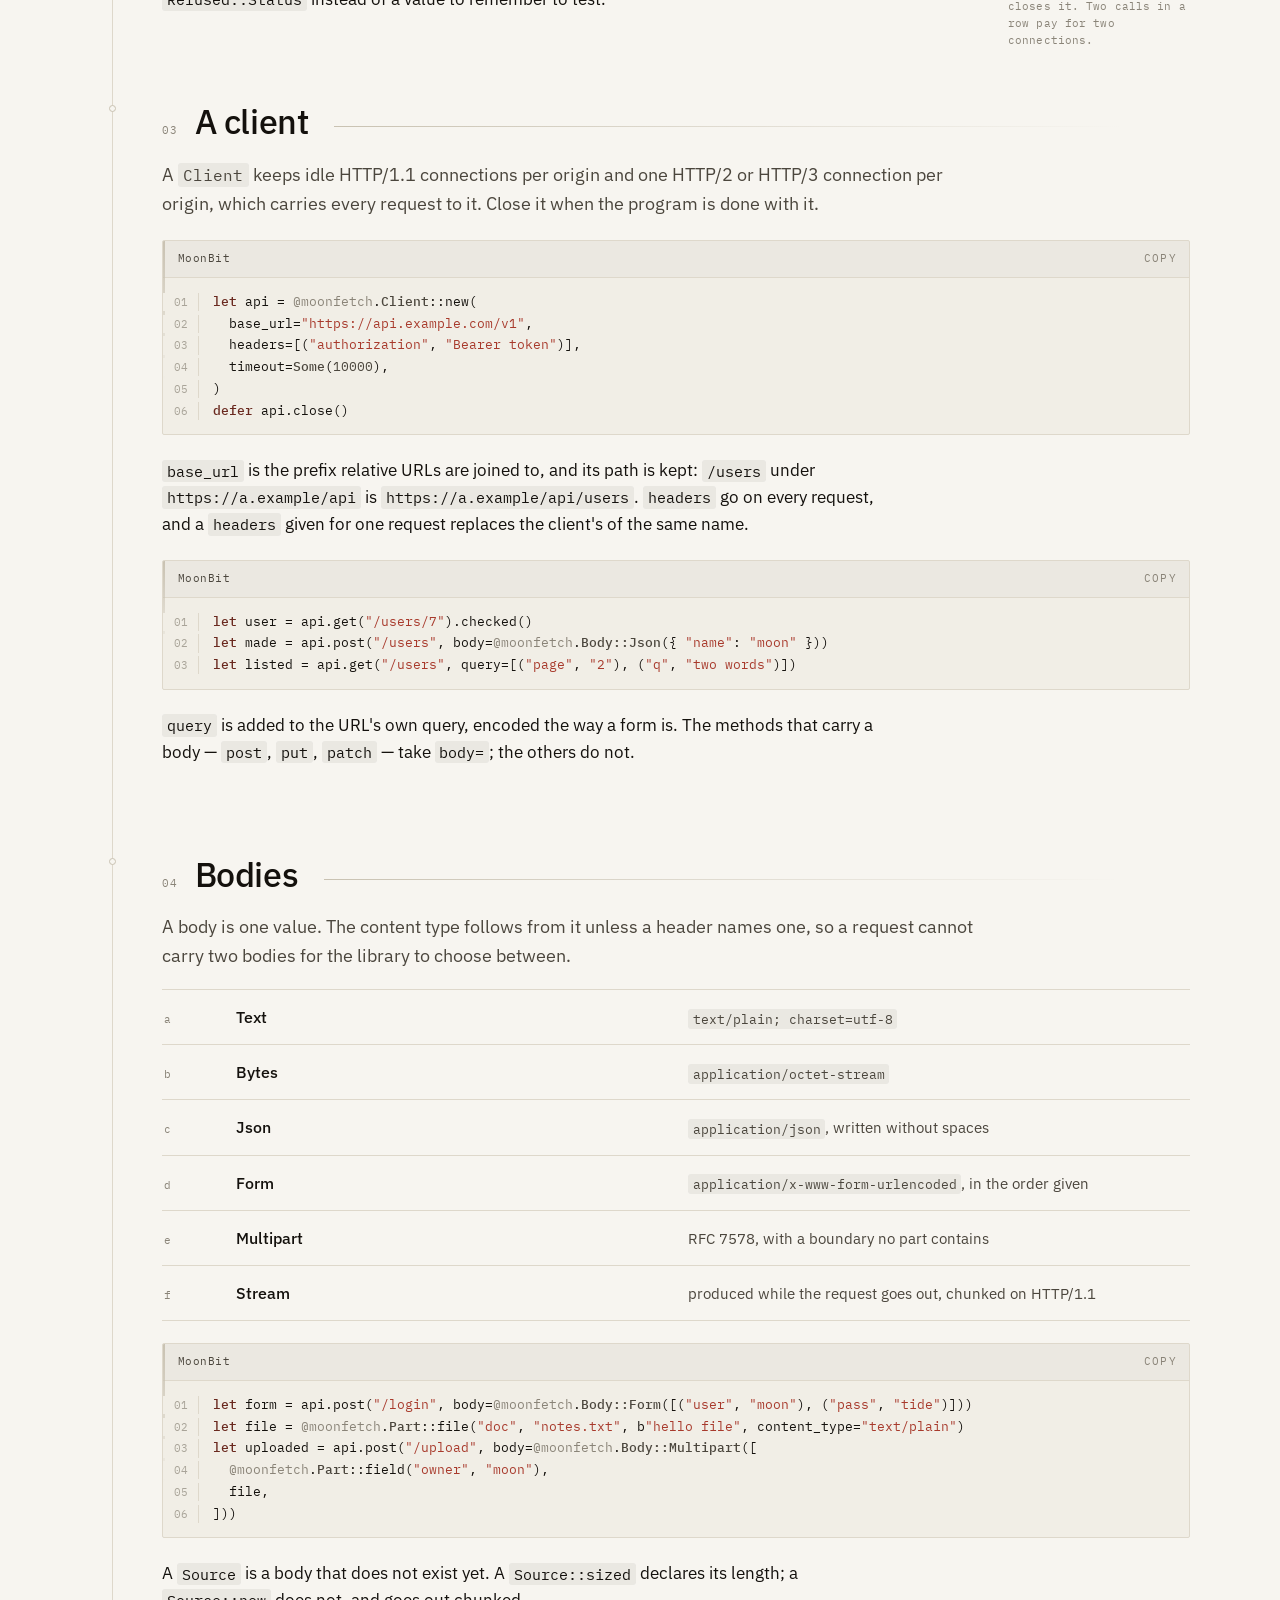
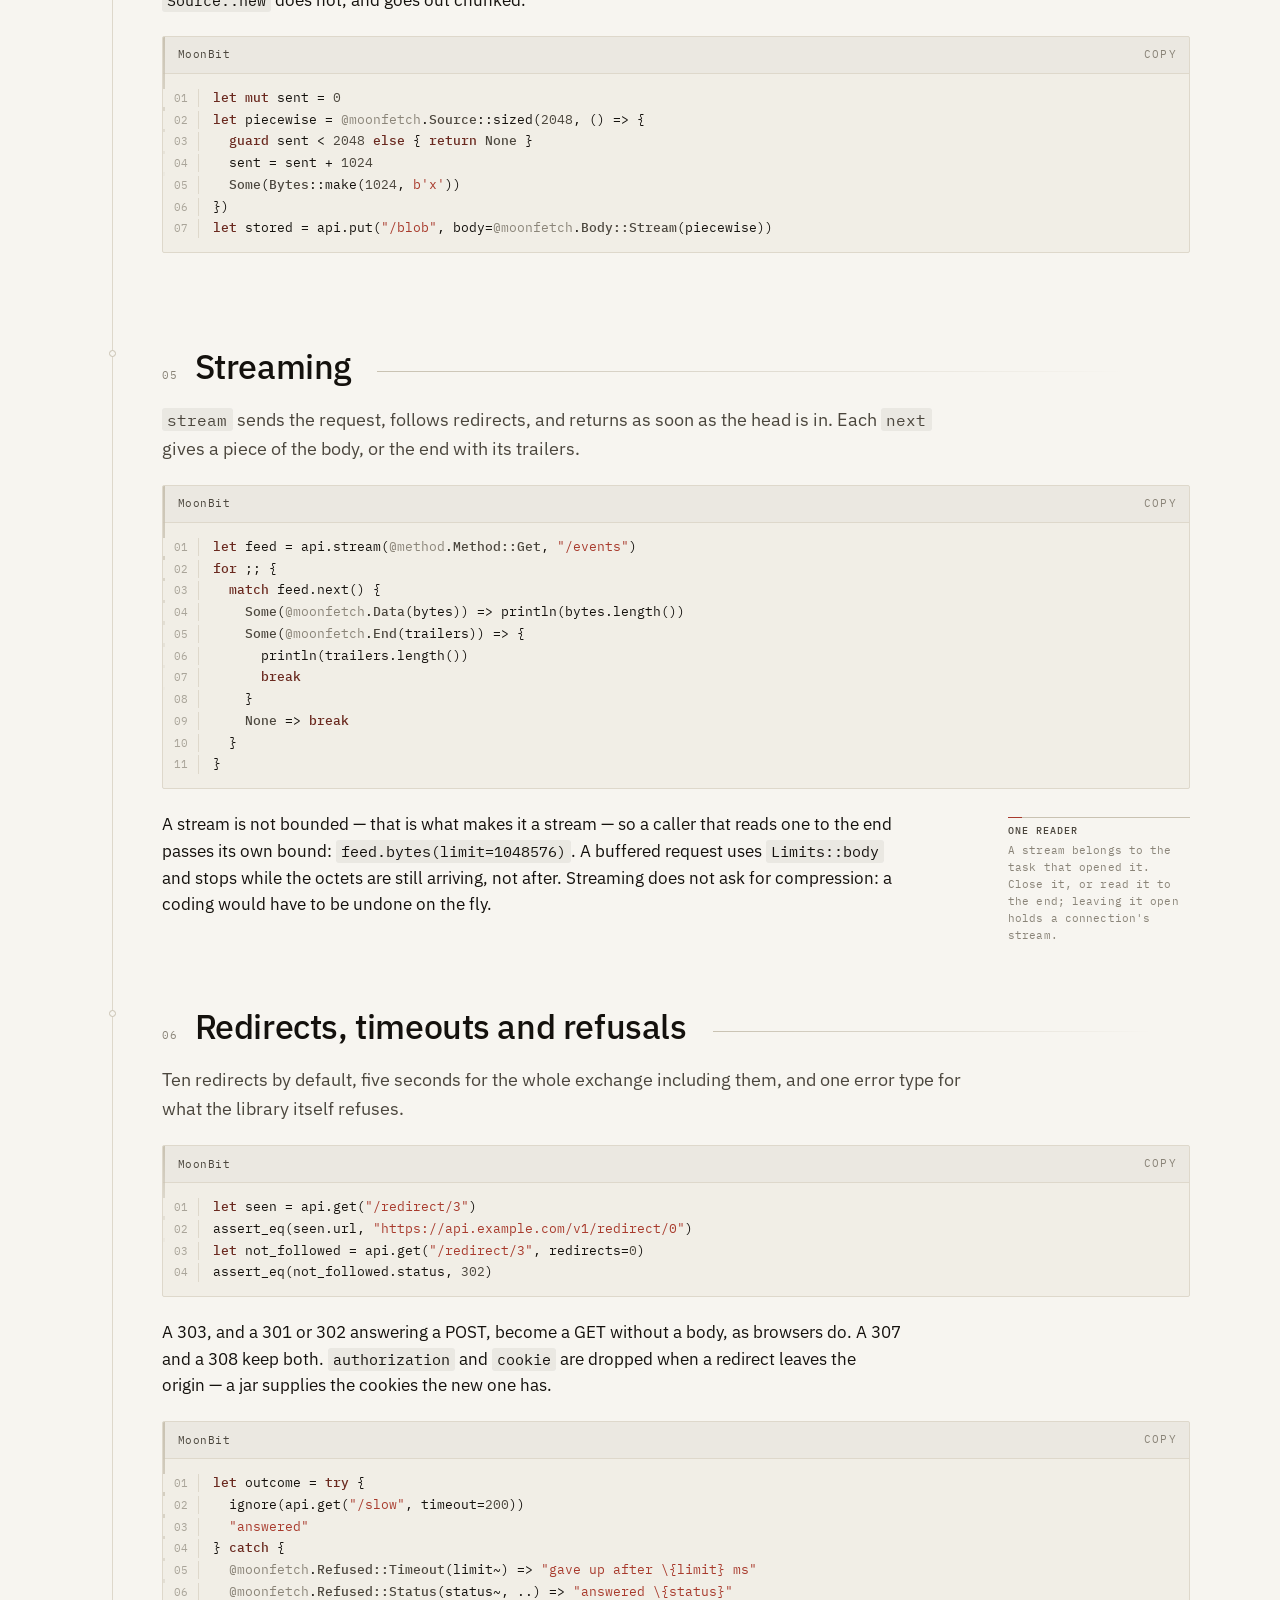
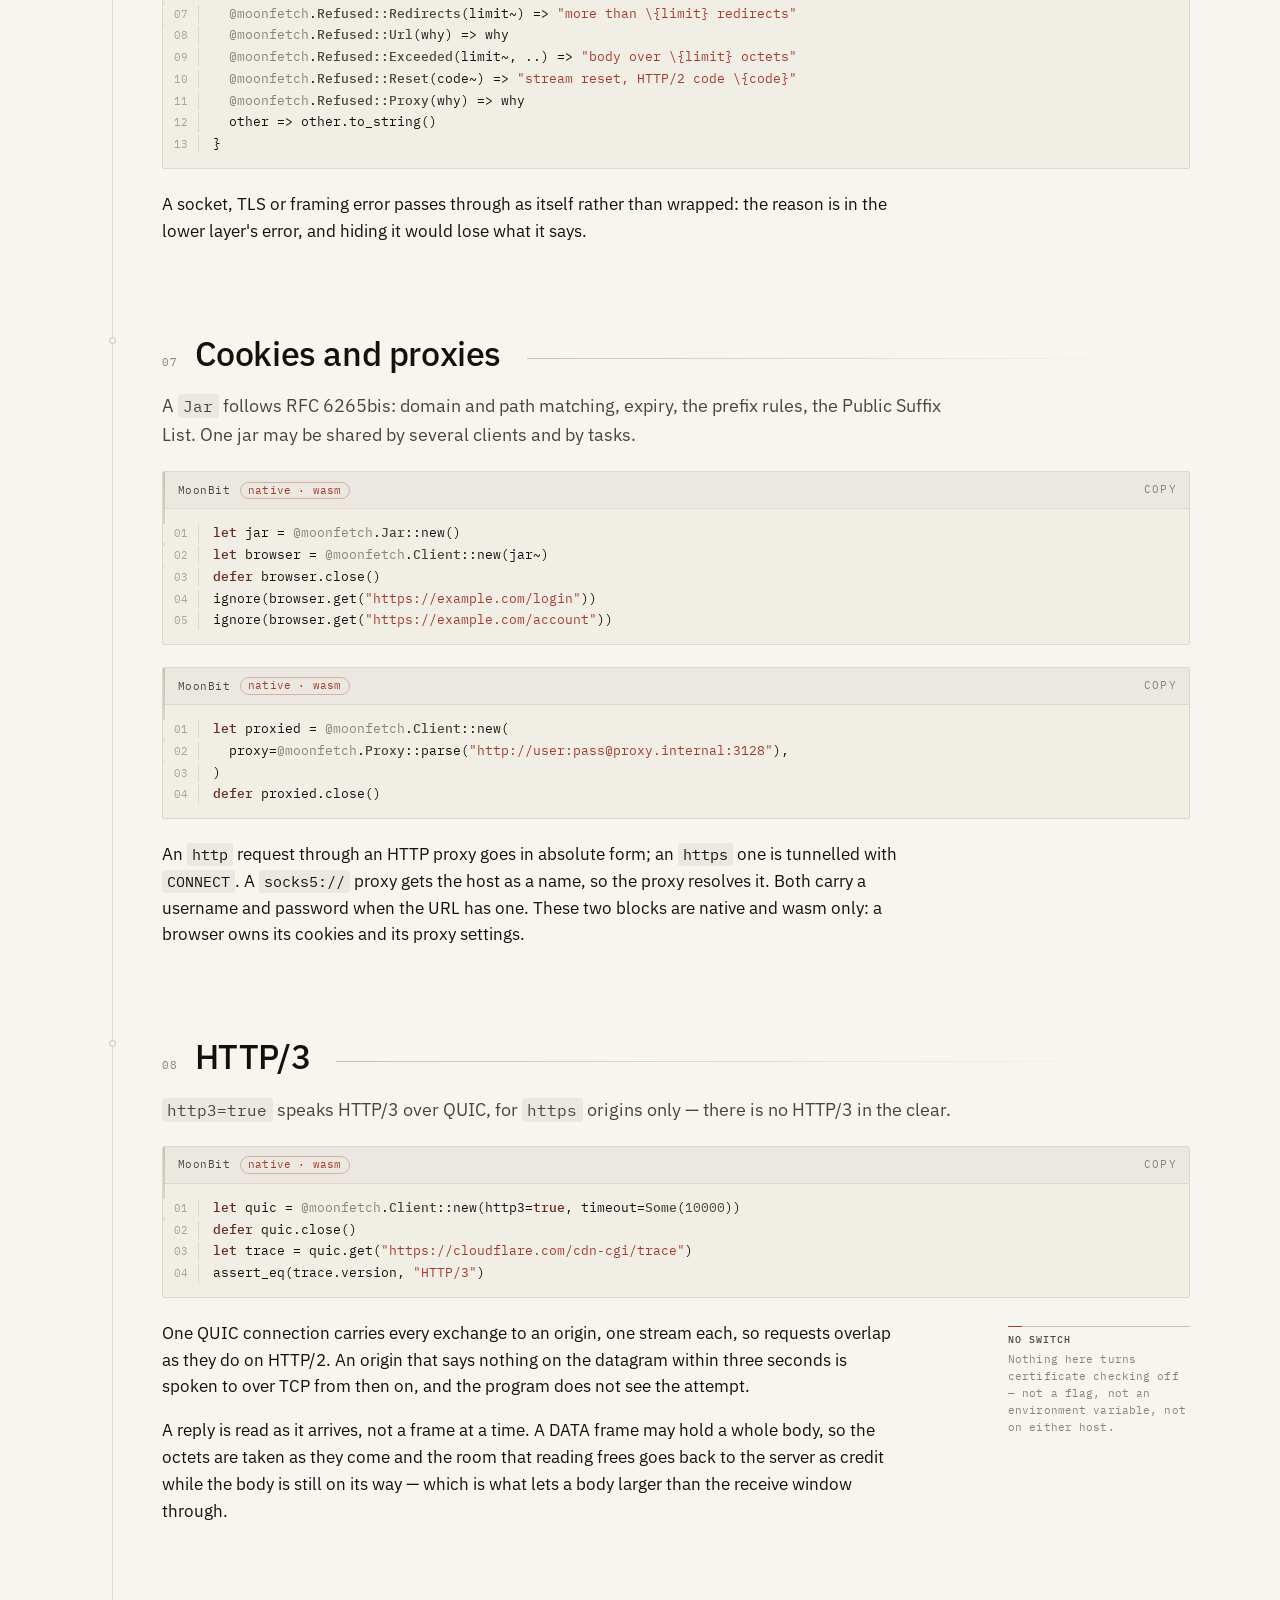
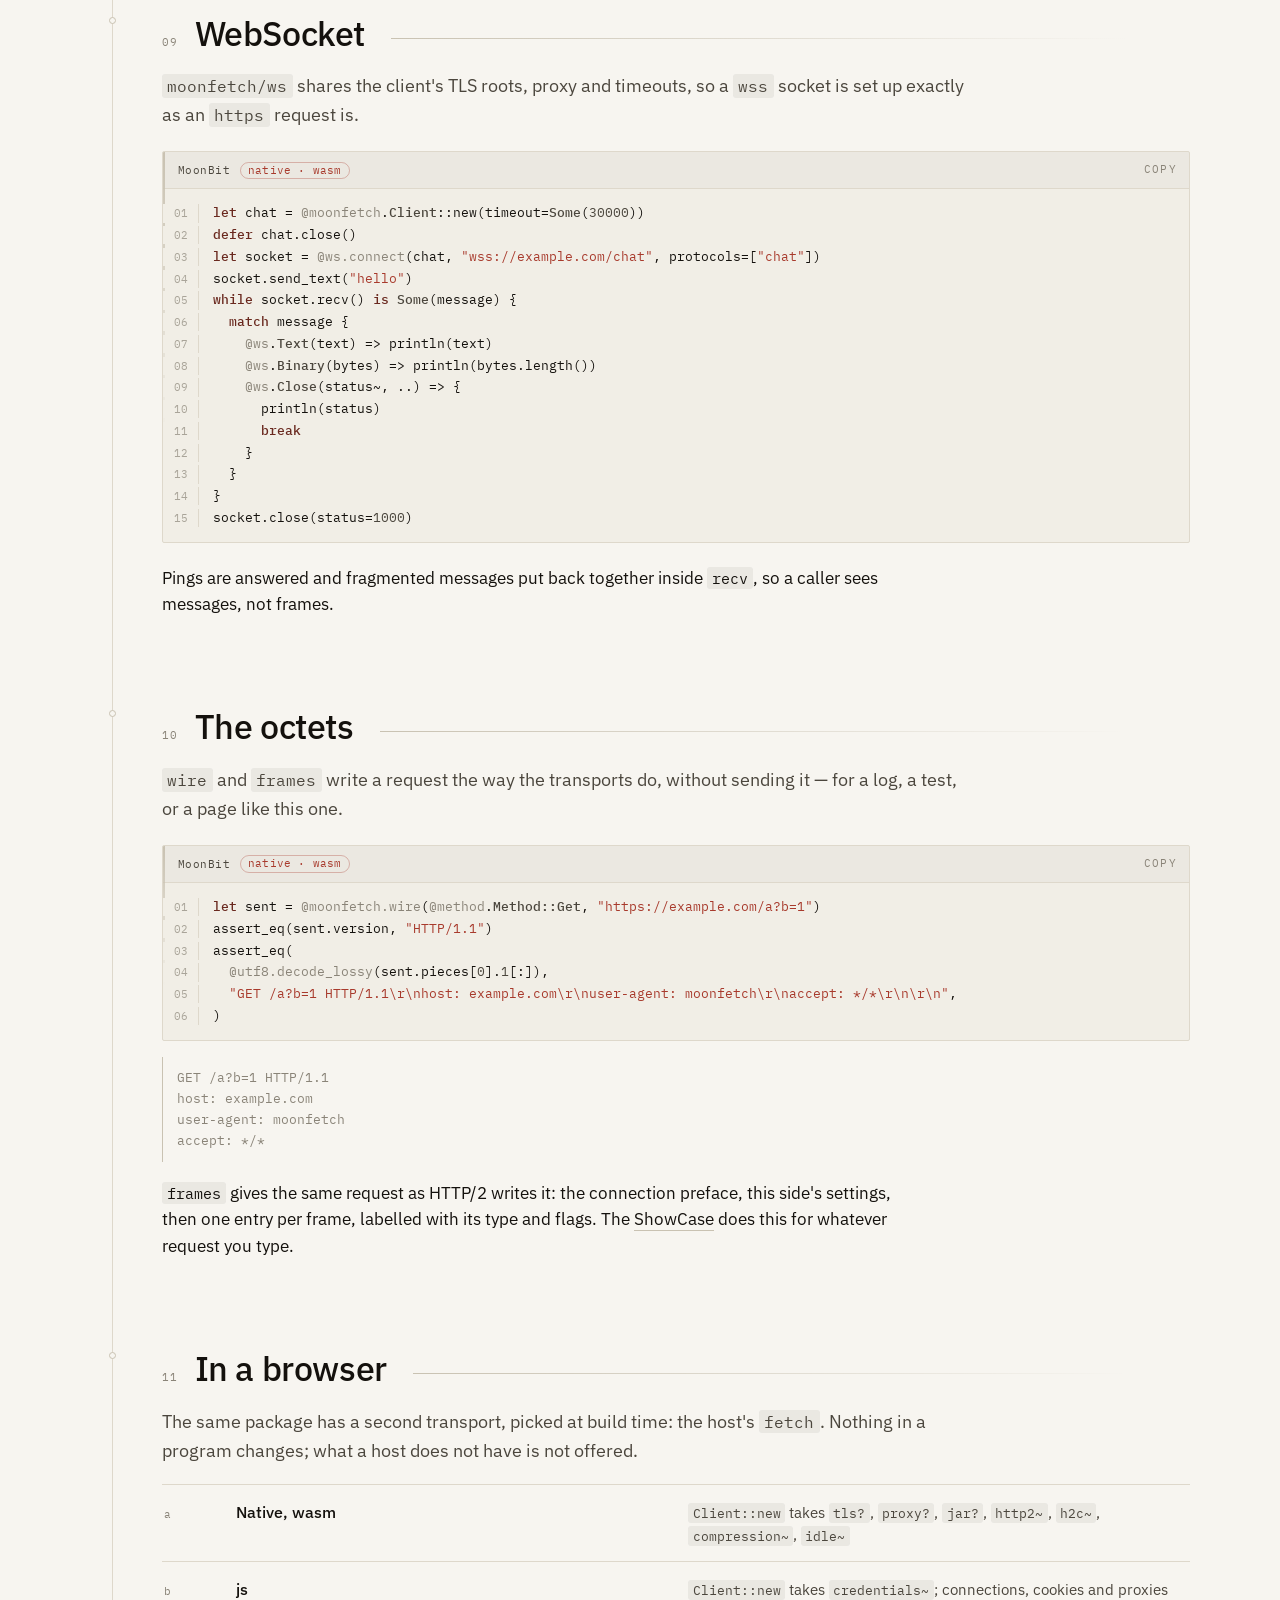
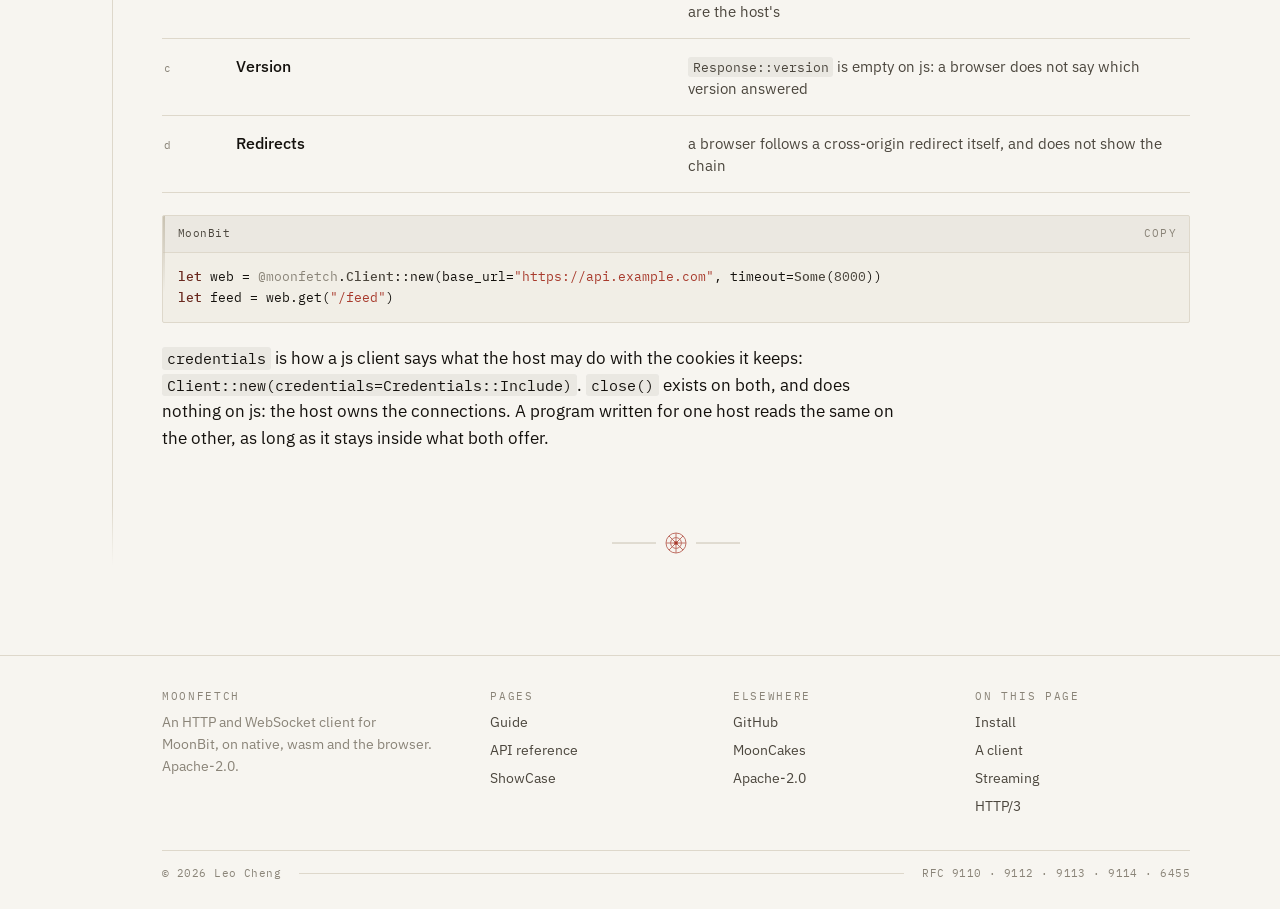
<file: docs/guide.html>
<!doctype html>
<html lang="en">
  <head>
    <meta charset="utf-8" />
    <meta name="viewport" content="width=device-width, initial-scale=1" />
    <meta name="color-scheme" content="light dark" />
    <!-- Before the stylesheet: the sheet is painted in the reader's theme, not corrected after. -->
    <script src="./assets/theme.js"></script>
    <title>Guide — moonfetch</title>
    <meta
      name="description"
      content="From one request to a kept client, streamed bodies, HTTP/3 and WebSocket, with the octets each step writes."
    />
    <link rel="icon" href="./favicon.svg" type="image/svg+xml" />
    <link rel="preconnect" href="https://fonts.googleapis.com" />
    <link rel="preconnect" href="https://fonts.gstatic.com" crossorigin />
    <link
      href="https://fonts.googleapis.com/css2?family=IBM+Plex+Mono:wght@400;500&family=IBM+Plex+Sans:wght@400;500;600&display=swap"
      rel="stylesheet"
    />
    <link rel="stylesheet" href="./assets/site.css" />
  </head>
  <body>
    <header class="bar">
      <a class="mark" href="./index.html">moonfetch</a>
      <nav>
        <a href="./index.html">Home</a>
        <a href="./guide.html" class="on">Guide</a>
        <a href="./api.html">API</a>
        <a href="./showcase.html">ShowCase</a>
        <a
          class="icon"
          href="https://github.com/moonbitstack/moonfetch"
          aria-label="Source on GitHub"
          title="Source on GitHub"
        >
          <svg viewBox="0 0 24 24" aria-hidden="true">
            <path
              d="M9 19c-4 1.5-4-2.5-5.5-3M15 21v-3.9a3.4 3.4 0 0 0-1-2.6c3-.3 6.1-1.5 6.1-6.8a5.3 5.3 0 0 0-1.5-3.7 4.9 4.9 0 0 0-.1-3.7s-1.2-.4-3.9 1.4a13.3 13.3 0 0 0-7.1 0C4.8.9 3.6 1.3 3.6 1.3a4.9 4.9 0 0 0-.1 3.7A5.3 5.3 0 0 0 2 8.7c0 5.2 3.1 6.4 6.1 6.8a3.4 3.4 0 0 0-1 2.6V21"
            />
          </svg>
        </a>
        <button class="icon" data-theme-toggle type="button" aria-label="Switch theme">
          <svg viewBox="0 0 24 24" aria-hidden="true">
            <circle cx="12" cy="12" r="4.2" />
            <path d="M12 2.4v2.2M12 19.4v2.2M2.4 12h2.2M19.4 12h2.2M5.2 5.2l1.6 1.6M17.2 17.2l1.6 1.6M18.8 5.2l-1.6 1.6M6.8 17.2l-1.6 1.6" />
          </svg>
        </button>
      </nav>
    </header>

    <main class="page">
      <header class="masthead">
        <p class="eyebrow">Guide · eleven steps</p>
        <h1>From one request to a kept client.</h1>
        <p class="lede">
          The library is small on purpose: one call, one client, one body value. This walks from
          the first line of a program to the octets it puts on the wire, and says which rules it
          applies without being asked.
        </p>
        <div class="index">
          <a href="#install"><b>01</b><span>Install</span><i></i></a>
          <a href="#one"><b>02</b><span>One request</span><i></i></a>
          <a href="#client"><b>03</b><span>A client</span><i></i></a>
          <a href="#bodies"><b>04</b><span>Bodies</span><i></i></a>
          <a href="#streaming"><b>05</b><span>Streaming</span><i></i></a>
          <a href="#rules"><b>06</b><span>Redirects, timeouts and refusals</span><i></i></a>
          <a href="#cookies"><b>07</b><span>Cookies and proxies</span><i></i></a>
          <a href="#h3"><b>08</b><span>HTTP/3</span><i></i></a>
          <a href="#ws"><b>09</b><span>WebSocket</span><i></i></a>
          <a href="#bytes"><b>10</b><span>The octets</span><i></i></a>
          <a href="#browser"><b>11</b><span>In a browser</span><i></i></a>
        </div>
      </header>

      <section class="stop" id="install">
        <div class="node"></div>
        <h2><span class="num">01</span>Install</h2>
        <p class="lead">
          One module, two packages: <code>moonbitstack/moonfetch</code> for HTTP, and
          <code>moonbitstack/moonfetch/ws</code> for WebSocket.
        </p>
        <pre class="code"><code>moon add moonbitstack/moonfetch</code></pre>
        <p class="prose">
          Then import what a program needs. <code>Method</code> comes from the HTTP library this
          one builds on; everything else is under <code>moonfetch</code>.
        </p>
        <pre class="code" data-lang="mbt" data-file="moon.pkg"><code>import {
  "moonbitstack/moonfetch",
  "moonbitstack/moonhttp/method",
}</code></pre>
      </section>

      <section class="stop" id="one">
        <div class="node"></div>
        <h2><span class="num">02</span>One request</h2>
        <p class="lead">
          The one-shot functions make a client, use it once, and close it. Fine for a script; a
          program that makes more than a few requests keeps one instead.
        </p>
        <pre class="code" data-lang="mbt"><code>let page = @moonfetch.get("https://example.com/")
assert_eq(page.status, 200)
assert_eq(page.is_success(), true)
let text = page.text()</code></pre>
        <p class="marque">
          <b>one shot</b> A one-shot call makes a client, uses it once, and closes it. Two calls in
          a row pay for two connections.
        </p>
        <p class="prose">
          <code>text()</code> decodes the body as UTF-8, <code>json()</code> parses it,
          <code>body</code> is the octets as they came, and <code>header(name)</code> reads a field
          without regard to case. <code>checked()</code> turns a 4xx or 5xx into a
          <code>Refused::Status</code> instead of a value to remember to test.
        </p>
      </section>

      <section class="stop" id="client">
        <div class="node"></div>
        <h2><span class="num">03</span>A client</h2>
        <p class="lead">
          A <code>Client</code> keeps idle HTTP/1.1 connections per origin and one HTTP/2 or HTTP/3
          connection per origin, which carries every request to it. Close it when the program is
          done with it.
        </p>
        <pre class="code" data-lang="mbt"><code>let api = @moonfetch.Client::new(
  base_url="https://api.example.com/v1",
  headers=[("authorization", "Bearer token")],
  timeout=Some(10000),
)
defer api.close()</code></pre>
        <p class="prose">
          <code>base_url</code> is the prefix relative URLs are joined to, and its path is kept:
          <code>/users</code> under <code>https://a.example/api</code> is
          <code>https://a.example/api/users</code>. <code>headers</code> go on every request, and a
          <code>headers</code> given for one request replaces the client's of the same name.
        </p>
        <pre class="code" data-lang="mbt"><code>let user = api.get("/users/7").checked()
let made = api.post("/users", body=@moonfetch.Body::Json({ "name": "moon" }))
let listed = api.get("/users", query=[("page", "2"), ("q", "two words")])</code></pre>
        <p class="prose">
          <code>query</code> is added to the URL's own query, encoded the way a form is. The
          methods that carry a body — <code>post</code>, <code>put</code>,
          <code>patch</code> — take <code>body=</code>; the others do not.
        </p>
      </section>

      <section class="stop" id="bodies">
        <div class="node"></div>
        <h2><span class="num">04</span>Bodies</h2>
        <p class="lead">
          A body is one value. The content type follows from it unless a header names one, so a
          request cannot carry two bodies for the library to choose between.
        </p>
        <div class="rows">
          <div class="row">
            <span class="n">a</span><span class="k">Text</span>
            <span class="v"><code>text/plain; charset=utf-8</code></span>
          </div>
          <div class="row">
            <span class="n">b</span><span class="k">Bytes</span>
            <span class="v"><code>application/octet-stream</code></span>
          </div>
          <div class="row">
            <span class="n">c</span><span class="k">Json</span>
            <span class="v"><code>application/json</code>, written without spaces</span>
          </div>
          <div class="row">
            <span class="n">d</span><span class="k">Form</span>
            <span class="v"><code>application/x-www-form-urlencoded</code>, in the order given</span>
          </div>
          <div class="row">
            <span class="n">e</span><span class="k">Multipart</span>
            <span class="v">RFC 7578, with a boundary no part contains</span>
          </div>
          <div class="row">
            <span class="n">f</span><span class="k">Stream</span>
            <span class="v">produced while the request goes out, chunked on HTTP/1.1</span>
          </div>
        </div>
        <pre class="code" data-lang="mbt"><code>let form = api.post("/login", body=@moonfetch.Body::Form([("user", "moon"), ("pass", "tide")]))
let file = @moonfetch.Part::file("doc", "notes.txt", b"hello file", content_type="text/plain")
let uploaded = api.post("/upload", body=@moonfetch.Body::Multipart([
  @moonfetch.Part::field("owner", "moon"),
  file,
]))</code></pre>
        <p class="prose">
          A <code>Source</code> is a body that does not exist yet. A <code>Source::sized</code>
          declares its length; a <code>Source::new</code> does not, and goes out chunked.
        </p>
        <pre class="code" data-lang="mbt"><code>let mut sent = 0
let piecewise = @moonfetch.Source::sized(2048, () =&gt; {
  guard sent &lt; 2048 else { return None }
  sent = sent + 1024
  Some(Bytes::make(1024, b'x'))
})
let stored = api.put("/blob", body=@moonfetch.Body::Stream(piecewise))</code></pre>
      </section>

      <section class="stop" id="streaming">
        <div class="node"></div>
        <h2><span class="num">05</span>Streaming</h2>
        <p class="lead">
          <code>stream</code> sends the request, follows redirects, and returns as soon as the head
          is in. Each <code>next</code> gives a piece of the body, or the end with its trailers.
        </p>
        <pre class="code" data-lang="mbt"><code>let feed = api.stream(@method.Method::Get, "/events")
for ;; {
  match feed.next() {
    Some(@moonfetch.Data(bytes)) =&gt; println(bytes.length())
    Some(@moonfetch.End(trailers)) =&gt; {
      println(trailers.length())
      break
    }
    None =&gt; break
  }
}</code></pre>
        <p class="marque">
          <b>one reader</b> A stream belongs to the task that opened it. Close it, or read it to
          the end; leaving it open holds a connection's stream.
        </p>
        <p class="prose">
          A stream is not bounded — that is what makes it a stream — so a caller that reads one to
          the end passes its own bound: <code>feed.bytes(limit=1048576)</code>. A buffered request
          uses <code>Limits::body</code> and stops while the octets are still arriving, not after.
          Streaming does not ask for compression: a coding would have to be undone on the fly.
        </p>
      </section>

      <section class="stop" id="rules">
        <div class="node"></div>
        <h2><span class="num">06</span>Redirects, timeouts and refusals</h2>
        <p class="lead">
          Ten redirects by default, five seconds for the whole exchange including them, and one
          error type for what the library itself refuses.
        </p>
        <pre class="code" data-lang="mbt"><code>let seen = api.get("/redirect/3")
assert_eq(seen.url, "https://api.example.com/v1/redirect/0")
let not_followed = api.get("/redirect/3", redirects=0)
assert_eq(not_followed.status, 302)</code></pre>
        <p class="prose">
          A 303, and a 301 or 302 answering a POST, become a GET without a body, as browsers do. A
          307 and a 308 keep both. <code>authorization</code> and <code>cookie</code> are dropped
          when a redirect leaves the origin — a jar supplies the cookies the new one has.
        </p>
        <pre class="code" data-lang="mbt"><code>let outcome = try {
  ignore(api.get("/slow", timeout=200))
  "answered"
} catch {
  @moonfetch.Refused::Timeout(limit~) =&gt; "gave up after \{limit} ms"
  @moonfetch.Refused::Status(status~, ..) =&gt; "answered \{status}"
  @moonfetch.Refused::Redirects(limit~) =&gt; "more than \{limit} redirects"
  @moonfetch.Refused::Url(why) =&gt; why
  @moonfetch.Refused::Exceeded(limit~, ..) =&gt; "body over \{limit} octets"
  @moonfetch.Refused::Reset(code~) =&gt; "stream reset, HTTP/2 code \{code}"
  @moonfetch.Refused::Proxy(why) =&gt; why
  other =&gt; other.to_string()
}</code></pre>
        <p class="prose">
          A socket, TLS or framing error passes through as itself rather than wrapped: the reason
          is in the lower layer's error, and hiding it would lose what it says.
        </p>
      </section>

      <section class="stop" id="cookies">
        <div class="node"></div>
        <h2><span class="num">07</span>Cookies and proxies</h2>
        <p class="lead">
          A <code>Jar</code> follows RFC 6265bis: domain and path matching, expiry, the prefix
          rules, the Public Suffix List. One jar may be shared by several clients and by tasks.
        </p>
        <pre class="code" data-lang="mbt" data-native=""><code>let jar = @moonfetch.Jar::new()
let browser = @moonfetch.Client::new(jar~)
defer browser.close()
ignore(browser.get("https://example.com/login"))
ignore(browser.get("https://example.com/account"))</code></pre>
        <pre class="code" data-lang="mbt" data-native=""><code>let proxied = @moonfetch.Client::new(
  proxy=@moonfetch.Proxy::parse("http://user:pass@proxy.internal:3128"),
)
defer proxied.close()</code></pre>
        <p class="prose">
          An <code>http</code> request through an HTTP proxy goes in absolute form; an
          <code>https</code> one is tunnelled with <code>CONNECT</code>. A
          <code>socks5://</code> proxy gets the host as a name, so the proxy resolves it. Both
          carry a username and password when the URL has one. These two blocks are native and wasm
          only: a browser owns its cookies and its proxy settings.
        </p>
      </section>

      <section class="stop" id="h3">
        <div class="node"></div>
        <h2><span class="num">08</span>HTTP/3</h2>
        <p class="lead">
          <code>http3=true</code> speaks HTTP/3 over QUIC, for <code>https</code> origins only —
          there is no HTTP/3 in the clear.
        </p>
        <pre class="code" data-lang="mbt" data-native=""><code>let quic = @moonfetch.Client::new(http3=true, timeout=Some(10000))
defer quic.close()
let trace = quic.get("https://cloudflare.com/cdn-cgi/trace")
assert_eq(trace.version, "HTTP/3")</code></pre>
        <p class="marque">
          <b>no switch</b> Nothing here turns certificate checking off — not a flag, not an
          environment variable, not on either host.
        </p>
        <p class="prose">
          One QUIC connection carries every exchange to an origin, one stream each, so requests
          overlap as they do on HTTP/2. An origin that says nothing on the datagram within three
          seconds is spoken to over TCP from then on, and the program does not see the attempt.
        </p>
        <p class="prose">
          A reply is read as it arrives, not a frame at a time. A DATA frame may hold a whole
          body, so the octets are taken as they come and the room that reading frees goes back
          to the server as credit while the body is still on its way — which is what lets a body
          larger than the receive window through.
        </p>
      </section>

      <section class="stop" id="ws">
        <div class="node"></div>
        <h2><span class="num">09</span>WebSocket</h2>
        <p class="lead">
          <code>moonfetch/ws</code> shares the client's TLS roots, proxy and timeouts, so a
          <code>wss</code> socket is set up exactly as an <code>https</code> request is.
        </p>
        <pre class="code" data-lang="mbt" data-native=""><code>let chat = @moonfetch.Client::new(timeout=Some(30000))
defer chat.close()
let socket = @ws.connect(chat, "wss://example.com/chat", protocols=["chat"])
socket.send_text("hello")
while socket.recv() is Some(message) {
  match message {
    @ws.Text(text) =&gt; println(text)
    @ws.Binary(bytes) =&gt; println(bytes.length())
    @ws.Close(status~, ..) =&gt; {
      println(status)
      break
    }
  }
}
socket.close(status=1000)</code></pre>
        <p class="prose">
          Pings are answered and fragmented messages put back together inside <code>recv</code>, so
          a caller sees messages, not frames.
        </p>
      </section>

      <section class="stop" id="bytes">
        <div class="node"></div>
        <h2><span class="num">10</span>The octets</h2>
        <p class="lead">
          <code>wire</code> and <code>frames</code> write a request the way the transports do,
          without sending it — for a log, a test, or a page like this one.
        </p>
        <pre class="code" data-lang="mbt" data-native=""><code>let sent = @moonfetch.wire(@method.Method::Get, "https://example.com/a?b=1")
assert_eq(sent.version, "HTTP/1.1")
assert_eq(
  @utf8.decode_lossy(sent.pieces[0].1[:]),
  "GET /a?b=1 HTTP/1.1\r\nhost: example.com\r\nuser-agent: moonfetch\r\naccept: */*\r\n\r\n",
)</code></pre>
        <p class="out">GET /a?b=1 HTTP/1.1
host: example.com
user-agent: moonfetch
accept: */*</p>
        <p class="prose">
          <code>frames</code> gives the same request as HTTP/2 writes it: the connection preface,
          this side's settings, then one entry per frame, labelled with its type and flags. The
          <a href="./showcase.html">ShowCase</a> does this for whatever request you type.
        </p>
      </section>

      <section class="stop" id="browser">
        <div class="node"></div>
        <h2><span class="num">11</span>In a browser</h2>
        <p class="lead">
          The same package has a second transport, picked at build time: the host's
          <code>fetch</code>. Nothing in a program changes; what a host does not have is not
          offered.
        </p>
        <div class="rows">
          <div class="row">
            <span class="n">a</span><span class="k">Native, wasm</span>
            <span class="v"><code>Client::new</code> takes <code>tls?</code>, <code>proxy?</code>, <code>jar?</code>, <code>http2~</code>, <code>h2c~</code>, <code>compression~</code>, <code>idle~</code></span>
          </div>
          <div class="row">
            <span class="n">b</span><span class="k">js</span>
            <span class="v"><code>Client::new</code> takes <code>credentials~</code>; connections, cookies and proxies are the host's</span>
          </div>
          <div class="row">
            <span class="n">c</span><span class="k">Version</span>
            <span class="v"><code>Response::version</code> is empty on js: a browser does not say which version answered</span>
          </div>
          <div class="row">
            <span class="n">d</span><span class="k">Redirects</span>
            <span class="v">a browser follows a cross-origin redirect itself, and does not show the chain</span>
          </div>
        </div>
        <pre class="code" data-lang="mbt"><code>let web = @moonfetch.Client::new(base_url="https://api.example.com", timeout=Some(8000))
let feed = web.get("/feed")</code></pre>
        <p class="prose">
          <code>credentials</code> is how a js client says what the host may do with the cookies it
          keeps: <code>Client::new(credentials=Credentials::Include)</code>. <code>close()</code>
          exists on both, and does nothing on js: the host owns the connections. A program written for one host reads the same on the other, as long as it
          stays inside what both offer.
        </p>
      </section>
      <div class="endmark" aria-hidden="true">
        <svg viewBox="0 0 128 24">
          <path d="M0 12h44M84 12h44" />
          <g class="knot">
            <circle cx="64" cy="12" r="10" />
            <circle cx="64" cy="12" r="5.4" />
            <path d="M64 2v20M54 12h20M57 5l14 14M71 5L57 19" />
          </g>
          <circle cx="64" cy="12" r="1.8" class="core" />
        </svg>
      </div>
    </main>

    <footer>
      <div class="page">
        <div class="cols">
          <div>
            <h4>moonfetch</h4>
            <p class="about">
              An HTTP and WebSocket client for MoonBit, on native, wasm and the browser.
              Apache-2.0.
            </p>
          </div>
          <div>
            <h4>Pages</h4>
            <ul>
              <li><a href="./guide.html">Guide</a></li>
              <li><a href="./api.html">API reference</a></li>
              <li><a href="./showcase.html">ShowCase</a></li>
            </ul>
          </div>
          <div>
            <h4>Elsewhere</h4>
            <ul>
              <li><a href="https://github.com/moonbitstack/moonfetch">GitHub</a></li>
              <li><a href="https://mooncakes.io/docs/moonbitstack/moonfetch">MoonCakes</a></li>
              <li>
                <a href="https://github.com/moonbitstack/moonfetch/blob/master/LICENSE"
                  >Apache-2.0</a
                >
              </li>
            </ul>
          </div>
          <div>
            <h4>On this page</h4>
            <ul>
              <li><a href="#install">Install</a></li>
              <li><a href="#client">A client</a></li>
              <li><a href="#streaming">Streaming</a></li>
              <li><a href="#h3">HTTP/3</a></li>
            </ul>
          </div>
        </div>
        <div class="meta">
          <span>© 2026 Leo Cheng</span>
          <span class="tick"></span>
          <span>RFC 9110 · 9112 · 9113 · 9114 · 6455</span>
        </div>
      </div>
    </footer>

    <script src="./assets/site.js"></script>
    <script src="./assets/code.js"></script>
  </body>
</html>
</file>
<file: docs/assets/site.css>
/* moonfetch — one ink, one silk.

   The site is a thread: a hairline runs down the left of every page, each section is a node on
   it, and the reader's place is a bead that follows the scroll. The thread is drawn with the same
   restraint as a drafting sheet: one ink, one accent, hairline rules, no shadows. */

:root {
  --paper: #f7f5f0;
  --panel: #efece4;
  --ink: #14110d;
  --ink-2: #4b463d;
  --ink-3: #8a8478;
  --rule: #ded8cb;
  --rule-2: #c9c2b2;
  --silk: #a83a2c;
  --silk-soft: #c96a58;
  --wash: #f1eee6;

  --sans: "IBM Plex Sans", system-ui, -apple-system, "Segoe UI", sans-serif;
  --mono: "IBM Plex Mono", ui-monospace, SFMono-Regular, Menlo, monospace;

  /* A keyword is the one place the silk darkens into the ink, so the two hues stay one family. */
  --code-kw: color-mix(in srgb, var(--silk) 58%, var(--ink));

  --rail: 44px;
  --gap: 52px;
  --thread: 22px;
  --gutter: 36px;
  --wide: 74ch;
  --page: 1100px;

  color-scheme: light;
}

@media (prefers-color-scheme: dark) {
  :root:not([data-theme="light"]) {
    --paper: #0d0e10;
    --panel: #15171a;
    --ink: #eae5db;
    --ink-2: #b5afa4;
    --ink-3: #726d64;
    --rule: #24262a;
    --rule-2: #2f3238;
    --silk: #e06552;
    --silk-soft: #b34e3f;
    --wash: #131518;
    color-scheme: dark;
  }
}

:root[data-theme="dark"] {
  --paper: #0d0e10;
  --panel: #15171a;
  --ink: #eae5db;
  --ink-2: #b5afa4;
  --ink-3: #726d64;
  --rule: #24262a;
  --rule-2: #2f3238;
  --silk: #e06552;
  --silk-soft: #b34e3f;
  --wash: #131518;
  color-scheme: dark;
}

*,
*::before,
*::after {
  box-sizing: border-box;
}

html {
  -webkit-text-size-adjust: 100%;
  scroll-behavior: smooth;
  scroll-padding-top: 96px;
}

html,
button,
input,
textarea,
select {
  font-variant-ligatures: no-contextual;
}

body {
  margin: 0;
  background: var(--paper);
  color: var(--ink);
  font-family: var(--sans);
  font-size: 16.5px;
  line-height: 1.62;
  font-weight: 400;
  -webkit-font-smoothing: antialiased;
}

::selection {
  background: color-mix(in srgb, var(--silk) 22%, transparent);
}

a {
  color: inherit;
  text-decoration: none;
  border-bottom: 1px solid var(--rule-2);
  transition: border-color 0.15s ease, color 0.15s ease;
}

a:hover {
  border-color: var(--silk);
  color: var(--silk);
}

h1,
h2,
h3,
h4 {
  font-weight: 500;
  line-height: 1.16;
  letter-spacing: -0.012em;
  margin: 0;
}

p {
  margin: 0 0 1.05em;
}

code,
kbd,
pre {
  font-family: var(--mono);
  font-size: 0.88em;
}

:not(pre) > code {
  background: color-mix(in srgb, var(--ink) 6%, transparent);
  border-radius: 3px;
  padding: 0.12em 0.34em;
  overflow-wrap: anywhere;
}

img,
svg {
  display: block;
  max-width: 100%;
}

/* ---------------------------------------------------------------- scroll bars */

/* The standard properties would take the webkit rules away in Chrome, so they live only where
   the pseudo-element does not exist. Every scroller on the page is covered: the whole sheet, the
   code frames, the reference's index, the two panels of the bench. */
@supports not selector(::-webkit-scrollbar) {
  html {
    scrollbar-width: thin;
    scrollbar-color: color-mix(in srgb, var(--ink) 26%, transparent) transparent;
  }
  html.at-top {
    scrollbar-color: transparent transparent;
  }
  * {
    scrollbar-width: thin;
    scrollbar-color: color-mix(in srgb, var(--ink) 16%, transparent) transparent;
  }
}

@supports selector(::-webkit-scrollbar) {
  ::-webkit-scrollbar {
    width: 8px;
    height: 8px;
  }
  ::-webkit-scrollbar-track {
    background: transparent;
  }
  ::-webkit-scrollbar-corner {
    background: transparent;
  }
  ::-webkit-scrollbar-thumb {
    border-radius: 99px;
    border: 2px solid transparent;
    background-clip: content-box;
    background-color: color-mix(in srgb, var(--ink) 13%, transparent);
  }
  ::-webkit-scrollbar-thumb:hover,
  .scroll:hover::-webkit-scrollbar-thumb {
    background-color: color-mix(in srgb, var(--ink) 30%, transparent);
  }

  /* The sheet's own bar is wider, and it steps out of the way at the top of the page while
     keeping its place, so nothing shifts when it comes back. */
  html::-webkit-scrollbar {
    width: 10px;
    height: 10px;
  }
  html::-webkit-scrollbar-thumb {
    border-radius: 99px;
    border: 3px solid transparent;
    background-clip: content-box;
    background-color: color-mix(in srgb, var(--ink) 24%, transparent);
  }
  html.at-top::-webkit-scrollbar-thumb {
    background-color: transparent;
  }
  html::-webkit-scrollbar-thumb:hover {
    background-color: color-mix(in srgb, var(--silk) 55%, transparent);
  }
}

/* ---------------------------------------------------------------- the bar */

.bar {
  position: sticky;
  top: 0;
  z-index: 30;
  display: flex;
  align-items: center;
  justify-content: space-between;
  gap: 24px;
  height: 56px;
  padding: 0 22px 0 24px;
  background: color-mix(in srgb, var(--paper) 88%, transparent);
  backdrop-filter: blur(8px);
  border-bottom: 1px solid var(--rule);
}

.mark {
  font-family: var(--mono);
  font-size: 13.5px;
  font-weight: 500;
  letter-spacing: 0.04em;
  border: 0;
  display: inline-flex;
  align-items: baseline;
  gap: 8px;
}

.mark::after {
  content: "";
  width: 22px;
  height: 1px;
  background: var(--silk);
  transform: translateY(-4px);
}

.bar nav {
  display: flex;
  align-items: center;
  gap: 2px;
}

.bar nav a,
.bar nav button {
  border: 0;
  background: none;
  color: var(--ink-2);
  font: inherit;
  font-size: 13.5px;
  padding: 6px 10px;
  border-radius: 3px;
  cursor: pointer;
  display: inline-flex;
  align-items: center;
  justify-content: center;
  line-height: 1;
}

.bar nav a:hover,
.bar nav button:hover {
  color: var(--ink);
  background: color-mix(in srgb, var(--ink) 5%, transparent);
}

.bar nav a.on {
  color: var(--ink);
  box-shadow: inset 0 -1px 0 var(--silk);
}

.bar nav .icon {
  padding: 7px 8px;
}

.icon svg {
  width: 16px;
  height: 16px;
  stroke: currentColor;
  fill: none;
  stroke-width: 1.4;
  stroke-linecap: round;
  stroke-linejoin: round;
}

/* ---------------------------------------------------------------- the page */

.page {
  width: min(var(--page), 100% - 96px);
  margin: 0 auto;
  padding-left: calc(var(--rail) - 24px + var(--gap));
}

/* The thread: one hairline down the whole document, in the page's own column, so that it lands
   on the node dots at any width. It fades at both ends rather than stopping dead. */
main.page {
  position: relative;
}

main.page::before {
  content: "";
  position: absolute;
  left: var(--thread);
  top: 0;
  bottom: 0;
  width: 1px;
  background: linear-gradient(
    to bottom,
    transparent 0,
    var(--rule) 90px,
    var(--rule) calc(100% - 60px),
    transparent 100%
  );
}

/* The reader's place is a diamond, so that it is never taken for one of the section's circles. */
.bead {
  position: absolute;
  left: calc(var(--thread) - 3px);
  width: 6px;
  height: 6px;
  background: var(--silk);
  box-shadow: 0 0 0 3px var(--paper);
  transform: translateY(-50%) rotate(45deg);
  pointer-events: none;
}

@media (width <= 860px) {
  :root {
    --rail: 16px;
    --gap: 26px;
    --thread: 10px;
  }
  .bar {
    padding: 0 8px 0 14px;
    gap: 6px;
  }
  .bar nav {
    gap: 0;
  }
  .bar nav a,
  .bar nav button {
    padding: 6px 7px;
    font-size: 13px;
  }
  .bar nav .icon {
    padding: 7px 6px;
  }
  /* The wordmark already goes home, so the first link can stand down before the rest do. */
  .bar nav a:first-child {
    display: none;
  }
  .page {
    width: calc(100% - 36px);
    padding-left: 34px;
    padding-right: 18px;
  }
  body {
    font-size: 16px;
  }
  /* A full address is long: on a narrow sheet it takes a line of its own rather than scroll
     inside a column too short to show where it goes. */
  .reqline {
    grid-template-columns: 88px minmax(0, 1fr);
  }
  .reqline input {
    grid-column: 1 / -1;
    font-size: 11.5px;
  }
}

/* ---------------------------------------------------------------- hero */

.hero {
  position: relative;
  min-height: min(88vh, 760px);
  display: grid;
  place-items: center;
  padding: 40px 0 28px;
  overflow: clip;
}

.hero .web {
  position: absolute;
  inset: 0;
  margin: auto;
  width: min(92vmin, 720px);
  height: min(92vmin, 720px);
  opacity: 0.9;
  will-change: transform, opacity;
  /* The threads leave the middle empty, where the type sits: the web is a ground, not a
     pattern over the words. */
  mask-image: radial-gradient(ellipse 50% 42% at 50% 50%, transparent 0 56%, #000 100%);
  -webkit-mask-image: radial-gradient(ellipse 50% 42% at 50% 50%, transparent 0 56%, #000 100%);
}

.hero .web path,
.hero .web circle {
  fill: none;
  stroke: var(--rule-2);
  stroke-width: 1;
  vector-effect: non-scaling-stroke;
}

.hero .web .anchor {
  fill: var(--silk);
  stroke: none;
}

.hero .inner {
  position: relative;
  text-align: center;
  padding: 0 20px;
}

.eyebrow {
  font-family: var(--mono);
  font-size: 11.5px;
  letter-spacing: 0.22em;
  text-transform: uppercase;
  color: var(--ink-3);
  margin: 0 0 22px;
}

.hero h1 {
  font-family: var(--mono);
  font-size: clamp(38px, 8.4vw, 74px);
  font-weight: 500;
  letter-spacing: -0.03em;
  line-height: 1;
}

.hero .lede {
  max-width: 40ch;
  margin: 26px auto 0;
  color: var(--ink-2);
  font-size: 17px;
  line-height: 1.6;
}

.hero .acts {
  margin-top: 34px;
  display: flex;
  gap: 10px;
  justify-content: center;
  flex-wrap: wrap;
}

.btn {
  display: inline-flex;
  align-items: center;
  justify-content: center;
  gap: 8px;
  border: 1px solid var(--rule-2);
  border-radius: 2px;
  padding: 11px 16px 10px;
  font-size: 13.5px;
  line-height: 1;
  font-family: var(--sans);
  color: var(--ink);
  background: transparent;
  cursor: pointer;
  border-bottom-width: 1px;
  transition: background 0.15s ease, border-color 0.15s ease, color 0.15s ease;
}

.btn:hover {
  border-color: var(--ink);
  color: var(--ink);
  background: color-mix(in srgb, var(--ink) 4%, transparent);
}

.btn.solid {
  background: var(--ink);
  border-color: var(--ink);
  color: var(--paper);
}

.btn.solid:hover {
  background: var(--silk);
  border-color: var(--silk);
  color: var(--paper);
}

.hero .hint {
  position: absolute;
  bottom: 18px;
  left: 0;
  right: 0;
  text-align: center;
  font-family: var(--mono);
  font-size: 11px;
  letter-spacing: 0.16em;
  text-transform: uppercase;
  color: var(--ink-3);
}

/* ---------------------------------------------------------------- sections */

.stop {
  position: relative;
  padding: 64px 0 8px;
  scroll-margin-top: 80px;
}

.stop > .node {
  position: absolute;
  left: calc(var(--thread) - calc(var(--rail) - 24px + var(--gap)));
  top: 70px;
  width: 1px;
  height: 1px;
}

.stop > .node::before {
  content: "";
  position: absolute;
  left: -3px;
  top: -3px;
  width: 7px;
  height: 7px;
  border-radius: 50%;
  background: var(--paper);
  border: 1px solid var(--rule-2);
  transition: border-color 0.2s ease, background 0.2s ease;
}

.stop.lit > .node::before {
  border-color: var(--silk);
  background: var(--silk);
}

.stop h2 .num {
  font-family: var(--mono);
  font-size: 11px;
  letter-spacing: 0.12em;
  color: var(--ink-3);
  margin-right: 16px;
  vertical-align: 4px;
  font-weight: 400;
}

.stop h2 {
  font-size: clamp(26px, 3.6vw, 34px);
  margin-bottom: 18px;
}

.stop h3 {
  font-size: 17px;
  margin: 30px 0 10px;
  letter-spacing: 0;
}

.stop .lead {
  font-size: 18px;
  color: var(--ink-2);
  max-width: var(--wide);
}

.prose {
  max-width: var(--wide);
}

.prose p:last-child {
  margin-bottom: 0;
}

/* ---------------------------------------------------------------- lists */

.rows {
  border-top: 1px solid var(--rule);
  margin: 8px 0 0;
}

.row {
  display: grid;
  grid-template-columns: 54px minmax(0, 1fr) minmax(0, 1.15fr);
  gap: 0 18px;
  align-items: baseline;
  padding: 15px 2px 14px;
  border-bottom: 1px solid var(--rule);
  position: relative;
}

.row:hover {
  border-bottom-color: var(--rule-2);
}

.row .n {
  font-family: var(--mono);
  font-size: 11px;
  color: var(--ink-3);
  letter-spacing: 0.08em;
}

.row .k {
  font-size: 15.5px;
  font-weight: 500;
}

.row .v {
  color: var(--ink-2);
  font-size: 14.5px;
  line-height: 1.55;
  overflow-wrap: anywhere;
}

@media (width <= 860px) {
  .row {
    grid-template-columns: 40px minmax(0, 1fr);
    gap: 2px 12px;
  }
  .row .v {
    grid-column: 2;
  }
}

/* ---------------------------------------------------------------- a sheet of code */

.snippet {
  position: relative;
  margin: 22px 0;
  border: 1px solid var(--rule);
  border-radius: 2px;
  background: var(--wash);
  overflow: hidden;
}

/* The thread passes the block without entering it: a hairline down the outer edge, fading. */
.snippet::before {
  content: "";
  position: absolute;
  left: 0;
  top: 0;
  bottom: 0;
  width: 2px;
  background: linear-gradient(to bottom, var(--rule-2), transparent 72%);
}

.snippet-bar {
  display: flex;
  align-items: center;
  gap: 10px;
  padding: 7px 11px 7px 15px;
  border-bottom: 1px solid var(--rule);
  background: color-mix(in srgb, var(--ink) 2.5%, transparent);
  font-family: var(--mono);
  font-size: 10.5px;
  letter-spacing: 0.13em;
  text-transform: uppercase;
  color: var(--ink-3);
}

/* A label is a name, not a heading: `MoonBit` and `moon.pkg` keep the case they are written in. */
.snippet-label {
  color: var(--ink-2);
  text-transform: none;
  letter-spacing: 0.04em;
}

.snippet-chip {
  text-transform: none;
  letter-spacing: 0.02em;
  font-size: 10.5px;
  line-height: 1.5;
  color: var(--silk);
  border: 1px solid color-mix(in srgb, var(--silk) 32%, transparent);
  border-radius: 99px;
  padding: 0 7px;
  cursor: help;
}

.snippet-copy {
  margin-left: auto;
  border: 0;
  border-bottom: 1px solid transparent;
  background: none;
  font: inherit;
  letter-spacing: 0.13em;
  text-transform: uppercase;
  color: var(--ink-3);
  cursor: pointer;
  padding: 2px 1px;
}

.snippet-copy:hover {
  color: var(--ink);
  border-bottom-color: var(--silk);
}

.snippet-copy.done {
  color: var(--silk);
}

/* The body scrolls in both directions; the numbers are sticky, so a long line never takes them
   away from the reader. */
.snippet-body {
  margin: 0;
  padding: 13px 0;
  overflow: auto;
  max-height: 470px;
  font-family: var(--mono);
  font-size: 12.5px;
  line-height: 1.74;
  tab-size: 2;
  white-space: normal;
}

.snippet-line {
  display: grid;
  grid-template-columns: var(--gutter) max-content;
  align-items: baseline;
}

.snippet-line > i {
  position: sticky;
  left: 0;
  z-index: 1;
  padding-right: 10px;
  text-align: right;
  font-style: normal;
  font-size: 10.5px;
  color: color-mix(in srgb, var(--ink-3) 70%, transparent);
  background: var(--wash);
  border-right: 1px solid var(--rule);
  user-select: none;
}

.snippet-tx {
  padding: 0 18px 0 14px;
  white-space: pre;
}

.snippet-body.plain .snippet-line {
  grid-template-columns: minmax(0, 1fr);
}

.snippet-body.plain .snippet-tx {
  padding-left: 15px;
}

.snippet-body > .tok-p {
  display: block;
  padding: 0 18px 0 15px;
  white-space: pre;
  color: var(--ink-3);
}

.snippet .tok-c {
  color: var(--ink-3);
  font-style: italic;
}

.snippet .tok-s {
  color: var(--silk);
}

.snippet .tok-k {
  color: var(--code-kw);
  font-weight: 500;
}

.snippet .tok-t {
  color: var(--ink-2);
  font-weight: 500;
}

.snippet .tok-m {
  color: var(--ink-3);
}

.snippet .tok-n {
  color: var(--ink-2);
  font-variant-numeric: tabular-nums;
}

.snippet .tok-a {
  color: var(--silk-soft);
}

/* Before the sheet is dressed: the source, still legible, still the thing a reader copies. */
pre.code {
  margin: 18px 0;
  padding: 13px 16px;
  border: 1px solid var(--rule);
  background: var(--wash);
  border-radius: 2px;
  overflow: auto;
  font-family: var(--mono);
  font-size: 12.5px;
  line-height: 1.7;
  white-space: pre;
}

.out {
  margin: -6px 0 18px;
  padding: 10px 0 10px 14px;
  border-left: 1px solid var(--rule-2);
  color: var(--ink-3);
  font-family: var(--mono);
  font-size: 12.5px;
  line-height: 1.7;
  white-space: pre-wrap;
  overflow-wrap: anywhere;
}

/* ---------------------------------------------------------------- the bench */

/* The home page's two-panel proof: the code, and the octets it becomes. */
.proof {
  display: grid;
  grid-template-columns: minmax(0, 1fr) minmax(0, 1fr);
  gap: 26px;
  align-items: start;
  margin-top: 10px;
}

.proof > * {
  min-width: 0;
}

.proof .snippet {
  margin-top: 0;
}

@media (width <= 900px) {
  .proof {
    grid-template-columns: minmax(0, 1fr);
  }
}

/* A grid item may not be narrower than its content unless it is told to be: a long body would
   otherwise push the whole bench past the page. */
.bench > * {
  min-width: 0;
}

.bench {
  display: grid;
  grid-template-columns: minmax(0, 0.8fr) minmax(0, 1.2fr);
  gap: 26px;
  align-items: start;
  margin-top: 10px;
}

@media (width <= 1040px) {
  .bench {
    grid-template-columns: minmax(0, 1fr);
    gap: 22px;
  }
}

.bench-in {
  position: sticky;
  top: 74px;
  border: 1px solid var(--rule);
  border-radius: 2px;
  background: var(--panel);
}

@media (width <= 1040px), (height <= 760px) {
  .bench-in {
    position: static;
  }
}

.bench-head {
  display: flex;
  align-items: baseline;
  justify-content: space-between;
  gap: 10px;
  padding: 8px 13px;
  border-bottom: 1px solid var(--rule);
  font-family: var(--mono);
  font-size: 10.5px;
  letter-spacing: 0.13em;
  text-transform: uppercase;
  color: var(--ink-3);
}

.bench-head b {
  color: var(--ink-2);
  font-weight: 500;
}

.bench-body {
  padding: 13px;
}

.reqline {
  display: grid;
  grid-template-columns: 96px minmax(0, 1fr);
  gap: 7px;
  margin-bottom: 13px;
}

.reqline select,
.reqline input,
.field textarea {
  width: 100%;
  font-family: var(--mono);
  font-size: 12.5px;
  color: var(--ink);
  background: var(--paper);
  border: 1px solid var(--rule-2);
  border-radius: 2px;
  padding: 8px 9px;
  line-height: 1.5;
}

.reqline select {
  cursor: pointer;
  appearance: none;
  background-image: linear-gradient(45deg, transparent 49%, var(--ink-3) 50%),
    linear-gradient(-45deg, transparent 49%, var(--ink-3) 50%);
  background-size: 5px 5px, 5px 5px;
  background-position: calc(100% - 14px) 14px, calc(100% - 9px) 14px;
  background-repeat: no-repeat;
}

.field {
  margin-bottom: 11px;
}

.field label {
  display: flex;
  justify-content: space-between;
  font-family: var(--mono);
  font-size: 10px;
  letter-spacing: 0.13em;
  text-transform: uppercase;
  color: var(--ink-3);
  margin-bottom: 5px;
}

.field label span {
  letter-spacing: 0.06em;
  text-transform: none;
}

.field textarea {
  min-height: 58px;
  resize: vertical;
  display: block;
}

.reqline input:focus,
.field textarea:focus,
.reqline select:focus {
  outline: none;
  border-color: var(--silk);
}

.bench-acts {
  display: flex;
  align-items: center;
  gap: 8px;
  flex-wrap: wrap;
  margin-top: 14px;
}

.bench-acts .btn {
  font-size: 12.5px;
  padding: 9px 13px 8px;
}

.bench-acts .btn[disabled] {
  opacity: 0.55;
  cursor: progress;
}

.bench-acts .key {
  margin-left: auto;
}

/* The two weights, set as a rule: a reader sees at a glance which version costs more. */
.ledger {
  border: 1px solid var(--rule);
  border-radius: 2px;
  background: var(--wash);
  padding: 10px 13px 11px;
  margin-bottom: 18px;
}

.ledger-row {
  display: grid;
  grid-template-columns: 62px minmax(0, 1fr) 74px;
  align-items: center;
  gap: 10px;
  font-family: var(--mono);
  font-size: 10.5px;
  letter-spacing: 0.1em;
  text-transform: uppercase;
  color: var(--ink-3);
}

.ledger-row + .ledger-row {
  margin-top: 7px;
}

.ledger-row .gauge {
  height: 4px;
  background: color-mix(in srgb, var(--ink) 8%, transparent);
  border-radius: 99px;
  overflow: hidden;
}

.ledger-row .gauge span {
  display: block;
  height: 100%;
  width: var(--fill, 0%);
  background: color-mix(in srgb, var(--ink) 42%, transparent);
  transition: width 0.35s ease;
}

.ledger-row.h2 .gauge span {
  background: var(--silk);
}

.ledger-row em {
  font-style: normal;
  text-align: right;
  letter-spacing: 0.04em;
  text-transform: none;
  color: var(--ink-2);
}

.pane {
  border: 1px solid var(--rule);
  border-radius: 2px;
  background: var(--wash);
  overflow: hidden;
}

.pane + .pane {
  margin-top: 18px;
}

.pane-bar {
  display: flex;
  align-items: baseline;
  justify-content: space-between;
  flex-wrap: wrap;
  gap: 2px 12px;
  padding: 7px 12px 7px 13px;
  border-bottom: 1px solid var(--rule);
  font-family: var(--mono);
  font-size: 10.5px;
  letter-spacing: 0.13em;
  text-transform: uppercase;
  color: var(--ink-3);
}

.pane-bar b {
  color: var(--ink-2);
  font-weight: 500;
  display: inline-flex;
  align-items: baseline;
  gap: 8px;
}

.pane-bar b::before {
  content: "";
  width: 6px;
  height: 6px;
  background: var(--rule-2);
  transform: rotate(45deg) translateY(-1px);
}

.pane.h1 .pane-bar b::before {
  background: var(--silk);
}

.pane-bar b,
.pane-bar em {
  white-space: nowrap;
}

.pane-bar em {
  font-style: normal;
  letter-spacing: 0.03em;
  text-transform: none;
  color: var(--ink-3);
}

.pane .scroll {
  overflow: auto;
  max-height: 330px;
  max-width: 100%;
}

.bytes pre {
  margin: 0;
  padding: 12px 14px;
  white-space: pre;
  font-size: 12.5px;
  line-height: 1.72;
  color: var(--ink);
}

.bytes .r {
  color: var(--silk);
}

.bytes .h {
  color: var(--ink-3);
}

.bytes .b {
  color: var(--ink-2);
}

.bytes .rule {
  display: block;
  margin: 8px 0 6px;
  color: var(--ink-3);
  font-size: 10px;
  letter-spacing: 0.1em;
  text-transform: uppercase;
  border-top: 1px dashed var(--rule-2);
  padding-top: 6px;
}

.frames {
  padding: 0;
}

.frame {
  display: grid;
  grid-template-columns: minmax(0, 1fr) auto;
  gap: 2px 10px;
  align-items: baseline;
  padding: 9px 13px 10px;
  border-bottom: 1px solid var(--rule);
}

.frame:last-child {
  border-bottom: 0;
}

.frame-name {
  display: flex;
  align-items: baseline;
  gap: 8px;
  min-width: 0;
  font-family: var(--mono);
  font-size: 12px;
}

.frame-name b {
  font-weight: 500;
  color: var(--ink);
  letter-spacing: 0.02em;
}

.frame-name s {
  text-decoration: none;
  font-size: 10px;
  letter-spacing: 0.08em;
  color: var(--ink-3);
  border: 1px solid var(--rule-2);
  border-radius: 99px;
  padding: 0 6px;
  line-height: 1.6;
  white-space: nowrap;
}

.frame-size {
  font-family: var(--mono);
  font-size: 11px;
  color: var(--ink-3);
  text-align: right;
  white-space: nowrap;
}

.frame-hex {
  grid-column: 1 / -1;
  background: none;
  padding: 0;
  border-radius: 0;
  font-family: var(--mono);
  font-size: 10.5px;
  line-height: 1.7;
  letter-spacing: 0.02em;
  color: color-mix(in srgb, var(--ink-3) 82%, transparent);
  overflow-wrap: anywhere;
}

.frame.data .frame-name b {
  color: var(--ink);
}

.frame.data {
  box-shadow: inset 2px 0 0 color-mix(in srgb, var(--silk) 45%, transparent);
}

.frame.control .frame-name b {
  color: var(--ink-2);
}

.pane-empty {
  padding: 16px 14px;
  font-family: var(--mono);
  font-size: 11.5px;
  color: var(--ink-3);
}

/* What comes back, under the whole bench: the other half of the conversation. */
.reply {
  margin-top: 24px;
  border: 1px solid var(--rule);
  border-radius: 2px;
  background: var(--wash);
}

.reply-bar {
  display: flex;
  align-items: baseline;
  gap: 12px;
  flex-wrap: wrap;
  padding: 8px 13px;
  border-bottom: 1px solid var(--rule);
  font-family: var(--mono);
  font-size: 10.5px;
  letter-spacing: 0.12em;
  text-transform: uppercase;
  color: var(--ink-3);
}

.reply-bar .status {
  font-size: 13px;
  letter-spacing: 0.04em;
  text-transform: none;
  color: var(--silk);
}

.reply-bar .ok {
  color: var(--silk);
}

/* The answer stays, but it says that it is no longer the answer to what is on screen. */
.reply-bar .stale {
  color: var(--silk);
  border: 1px solid color-mix(in srgb, var(--silk) 32%, transparent);
  border-radius: 99px;
  padding: 0 7px;
  text-transform: none;
  letter-spacing: 0.02em;
}

.reply pre {
  margin: 0;
  padding: 13px 14px;
  max-height: 300px;
  overflow: auto;
  font-family: var(--mono);
  font-size: 12.5px;
  line-height: 1.72;
  white-space: pre-wrap;
  overflow-wrap: anywhere;
  color: var(--ink-2);
}

.reply pre .k {
  color: var(--ink-3);
}

.reply pre .body {
  color: var(--ink);
}

/* ---------------------------------------------------------------- game */

.game-wrap {
  border: 1px solid var(--rule);
  border-radius: 2px;
  padding: 14px;
  background: var(--panel);
}

canvas#game {
  width: 100%;
  height: auto;
  display: block;
  background: var(--paper);
  border: 1px solid var(--rule);
  border-radius: 2px;
}

.game-bar {
  display: flex;
  gap: 8px;
  align-items: center;
  flex-wrap: wrap;
  margin-top: 12px;
}

.game-bar .spacer {
  flex: 1;
}

.key {
  font-family: var(--mono);
  font-size: 10.5px;
  letter-spacing: 0.08em;
  color: var(--ink-3);
}

.score {
  font-family: var(--mono);
  font-size: 12.5px;
  color: var(--ink-2);
}

.score b {
  font-weight: 500;
  color: var(--ink);
}

/* ---------------------------------------------------------------- api */

.api {
  display: grid;
  grid-template-columns: minmax(0, 210px) minmax(0, 1fr);
  gap: 40px;
  align-items: start;
  padding-top: 48px;
}

@media (width <= 980px) {
  .api {
    grid-template-columns: minmax(0, 1fr);
    gap: 0;
  }
  .toc {
    position: static;
    display: none;
  }
}

.toc {
  position: sticky;
  top: 76px;
  max-height: calc(100vh - 100px);
  overflow: auto;
  padding-right: 8px;
  font-size: 13px;
}

.toc h2 {
  font-family: var(--mono);
  font-size: 10.5px;
  letter-spacing: 0.16em;
  text-transform: uppercase;
  color: var(--ink-3);
  margin: 0 0 10px;
}

.toc ol {
  list-style: none;
  margin: 0 0 18px;
  padding: 0;
  border-left: 1px solid var(--rule);
}

.toc li a {
  display: block;
  padding: 3px 0 3px 12px;
  margin-left: -1px;
  border: 0;
  border-left: 1px solid transparent;
  color: var(--ink-2);
  font-size: 13px;
  line-height: 1.5;
}

.toc li a:hover {
  color: var(--silk);
  border-left-color: var(--silk);
}

.toc .sub {
  margin: 2px 0 16px 10px;
  border-left: 1px solid var(--rule);
}

.toc .sub li a {
  padding-left: 14px;
  font-size: 12.5px;
  color: var(--ink-3);
}

.toc > ol > li > a {
  font-family: var(--mono);
  font-size: 13.5px;
  color: var(--ink);
  padding-left: 10px;
}

.band-head {
  display: flex;
  align-items: baseline;
  gap: 14px;
  flex-wrap: wrap;
  border-bottom: 1px solid var(--rule);
  padding-bottom: 10px;
  margin: 46px 0 18px;
}

.band-head h2 {
  font-family: var(--mono);
  font-size: 22px;
  letter-spacing: -0.01em;
}

.band-head .route {
  font-family: var(--mono);
  font-size: 11.5px;
  color: var(--ink-3);
}

.entry {
  padding: 16px 0 6px;
  border-bottom: 1px solid var(--rule);
}

.entry h3 {
  font-family: var(--mono);
  font-size: 14.5px;
  margin: 0 0 8px;
  display: flex;
  align-items: baseline;
  gap: 10px;
}

.entry h3 .kind {
  font-size: 10px;
  letter-spacing: 0.12em;
  text-transform: uppercase;
  color: var(--silk);
  border: 1px solid color-mix(in srgb, var(--silk) 40%, transparent);
  border-radius: 2px;
  padding: 1px 5px;
}

.sig {
  margin: 0 0 10px;
  padding: 10px 12px;
  background: var(--wash);
  border-left: 2px solid var(--rule-2);
  font-family: var(--mono);
  font-size: 12px;
  line-height: 1.6;
  white-space: pre-wrap;
  overflow-wrap: anywhere;
  color: var(--ink);
}

.entry p {
  max-width: 68ch;
  color: var(--ink-2);
  font-size: 14.5px;
}

.variants {
  list-style: none;
  margin: 4px 0 10px;
  padding: 0;
  display: grid;
  gap: 2px;
}

.variants li {
  font-family: var(--mono);
  font-size: 12.5px;
  color: var(--ink);
  padding-left: 12px;
  border-left: 1px solid var(--rule);
  overflow-wrap: anywhere;
}

.variants li small {
  display: block;
  font-family: var(--sans);
  font-size: 13px;
  color: var(--ink-3);
  line-height: 1.5;
}

.member {
  margin: 10px 0 14px 14px;
  padding-left: 12px;
  border-left: 1px solid var(--rule);
}

/* ---------------------------------------------------------------- footer */

footer {
  margin-top: 90px;
  border-top: 1px solid var(--rule);
  padding: 34px 0 26px;
}

footer .cols {
  display: grid;
  grid-template-columns: minmax(0, 1.4fr) repeat(3, minmax(0, 1fr));
  gap: 28px;
}

@media (width <= 860px) {
  footer .cols {
    grid-template-columns: minmax(0, 1fr) minmax(0, 1fr);
    gap: 22px;
  }
  footer .cols > div:first-child {
    grid-column: 1 / -1;
  }
}

footer h4 {
  font-family: var(--mono);
  font-size: 10.5px;
  letter-spacing: 0.16em;
  text-transform: uppercase;
  color: var(--ink-3);
  margin: 0 0 10px;
  font-weight: 400;
}

footer ul {
  list-style: none;
  margin: 0;
  padding: 0;
}

footer li {
  margin: 0 0 6px;
  font-size: 13.5px;
}

footer li a {
  border: 0;
  color: var(--ink-2);
}

footer li a:hover {
  color: var(--silk);
}

footer .about {
  font-size: 13.5px;
  color: var(--ink-3);
  max-width: 34ch;
  line-height: 1.6;
}

footer .meta {
  display: flex;
  gap: 18px;
  flex-wrap: wrap;
  align-items: center;
  margin-top: 26px;
  padding-top: 14px;
  border-top: 1px solid var(--rule);
  font-family: var(--mono);
  font-size: 11px;
  letter-spacing: 0.04em;
  color: var(--ink-3);
}

footer .meta .tick {
  flex: 1;
  height: 1px;
  background: var(--rule);
  min-width: 40px;
}

/* ---------------------------------------------------------------- motion */

.rise {
  opacity: 0;
  transform: translateY(10px);
  transition: opacity 0.5s ease, transform 0.5s ease;
}

.rise.in {
  opacity: 1;
  transform: none;
}

@media (prefers-reduced-motion: reduce) {
  html {
    scroll-behavior: auto;
  }
  .rise {
    opacity: 1;
    transform: none;
    transition: none;
  }
  .bead {
    transition: none;
  }
}

/* A narrower sheet has the same words to clear, so the hole in the middle of the web grows. This
   sits last because it overrides the rule that draws the web. */
@media (width <= 860px) {
  .hero .web {
    mask-image: radial-gradient(ellipse 66% 40% at 50% 50%, transparent 0 80%, #000 100%);
    -webkit-mask-image: radial-gradient(ellipse 66% 40% at 50% 50%, transparent 0 80%, #000 100%);
  }
}

/* ---------------------------------------------------------------- notes */

.note {
  font-size: 12.5px;
  color: var(--ink-3);
  line-height: 1.65;
  max-width: 62ch;
}

.note code {
  font-size: 0.92em;
}

/* ---------------------------------------------------------------- the sheet's furniture */

/* A hairline ruler under the bar: eighths at a glance, a longer mark every forty pixels. The page
   is a measured sheet, so it carries a scale. */
.bar::after {
  content: "";
  position: absolute;
  left: 0;
  right: 0;
  bottom: -5px;
  height: 5px;
  pointer-events: none;
  opacity: 0.85;
  background-image: repeating-linear-gradient(90deg, var(--rule-2) 0 1px, transparent 1px 40px),
    repeating-linear-gradient(90deg, var(--rule) 0 1px, transparent 1px 8px);
  background-size: 100% 5px, 100% 2px;
  background-position: 0 100%, 0 100%;
  background-repeat: repeat-x;
}

/* Paper: a grain of dots, far below the threshold at which it would compete with the type. */
body {
  background-image: radial-gradient(
    circle at 1px 1px,
    color-mix(in srgb, var(--ink) 6%, transparent) 1px,
    transparent 0
  );
  background-size: 26px 26px;
  background-attachment: fixed;
}

/* An eyebrow that names a product keeps its case: `ShowCase` is spelled that way, and upper case
   would take the spelling away. */
.eyebrow.plain {
  text-transform: none;
  letter-spacing: 0.16em;
  font-size: 11px;
}

/* A heading runs out to a rule that fades: the thread's neighbour, never the thread. */
.stop h2 {
  display: flex;
  align-items: baseline;
}

.stop h2::after {
  content: "";
  flex: 1 1 auto;
  min-width: 24px;
  height: 1px;
  margin-left: 26px;
  transform: translateY(-7px);
  background: linear-gradient(90deg, var(--rule-2), transparent 92%);
}

/* A row lights its own edge, as a knot on the thread would. */
.row::before {
  content: "";
  position: absolute;
  left: -16px;
  top: 15px;
  bottom: 15px;
  width: 1px;
  background: var(--silk);
  opacity: 0;
  transition: opacity 0.18s ease;
}

.row:hover::before {
  opacity: 0.55;
}

@media (width <= 860px) {
  .row::before {
    left: -10px;
  }
  /* On a narrow sheet the rule would be a stray dash beside a wrapped title. */
  .stop h2::after {
    display: none;
  }
}

/* ---------------------------------------------------------------- the masthead */

.masthead {
  padding: 46px 0 0;
}

.masthead h1 {
  font-family: var(--mono);
  font-size: clamp(27px, 3.6vw, 40px);
  font-weight: 500;
  letter-spacing: -0.03em;
  line-height: 1.08;
  margin: 14px 0 18px;
  max-width: 30ch;
}

.masthead .lede {
  font-size: 17.5px;
  line-height: 1.62;
  color: var(--ink-2);
  max-width: 56ch;
  margin: 0;
}

.masthead .index {
  margin-top: 34px;
  border-top: 1px solid var(--rule-2);
  padding-top: 14px;
  display: grid;
  grid-template-columns: repeat(2, minmax(0, 1fr));
  gap: 0 44px;
}

.masthead .index a {
  display: flex;
  align-items: baseline;
  gap: 12px;
  padding: 6px 0;
  border: 0;
  color: var(--ink-2);
  font-size: 14px;
}

.masthead .index a b {
  font-family: var(--mono);
  font-size: 10.5px;
  font-weight: 400;
  letter-spacing: 0.1em;
  color: var(--ink-3);
  width: 20px;
  flex: none;
}

.masthead .index a i {
  flex: 1 1 auto;
  height: 1px;
  min-width: 12px;
  border-bottom: 1px dotted var(--rule-2);
  transform: translateY(-3px);
}

.masthead .index a:hover {
  color: var(--silk);
}

.masthead .index a:hover i {
  border-bottom-color: var(--silk);
}

@media (width <= 860px) {
  .masthead .index {
    grid-template-columns: minmax(0, 1fr);
    gap: 0;
  }
}

/* ---------------------------------------------------------------- a note in the margin */

/* Set beside the prose where the sheet is wide enough to hold it, and folded back into the
   column where it is not. */
.marque {
  position: relative;
  float: right;
  clear: right;
  width: 182px;
  margin: 6px 0 20px 44px;
  padding-top: 6px;
  border-top: 1px solid var(--rule-2);
  font-family: var(--mono);
  font-size: 11px;
  line-height: 1.55;
  letter-spacing: 0.01em;
  color: var(--ink-3);
}

/* The rule above a note begins with a thread's worth of silk, so that a note reads as attached
   to the sheet rather than dropped on it. */
.marque::before {
  content: "";
  position: absolute;
  left: 0;
  top: -1px;
  width: 14px;
  height: 1px;
  background: var(--silk);
}

.marque b {
  display: block;
  font-weight: 500;
  letter-spacing: 0.1em;
  text-transform: uppercase;
  font-size: 9.5px;
  color: var(--ink-2);
  margin-bottom: 3px;
}

@media (width <= 1080px) {
  .marque {
    float: none;
    width: auto;
    max-width: var(--wide);
    margin: 14px 0 18px;
  }
}

/* ---------------------------------------------------------------- the end of a page */

.endmark {
  display: flex;
  justify-content: center;
  padding: 54px 0 10px;
  color: var(--rule-2);
}

.endmark svg {
  width: 132px;
  height: 24px;
  stroke: currentColor;
  fill: none;
  stroke-width: 1;
}

/* A small web closes the thread, the way the home page opened with one. */
.endmark svg .knot {
  stroke: var(--silk);
  opacity: 0.7;
}

.endmark svg .core {
  fill: var(--silk);
  stroke: none;
}

/* ---------------------------------------------------------------- presets */

.presets {
  display: flex;
  gap: 6px;
  flex-wrap: wrap;
  margin-top: 10px;
  padding-top: 10px;
  border-top: 1px solid var(--rule);
}

.chip {
  font-family: var(--mono);
  font-size: 10.5px;
  letter-spacing: 0.04em;
  color: var(--ink-3);
  background: transparent;
  border: 1px solid var(--rule-2);
  border-radius: 99px;
  padding: 4px 9px;
  cursor: pointer;
  transition: color 0.15s ease, border-color 0.15s ease;
}

.chip:hover {
  color: var(--silk);
  border-color: var(--silk);
}
</file>
